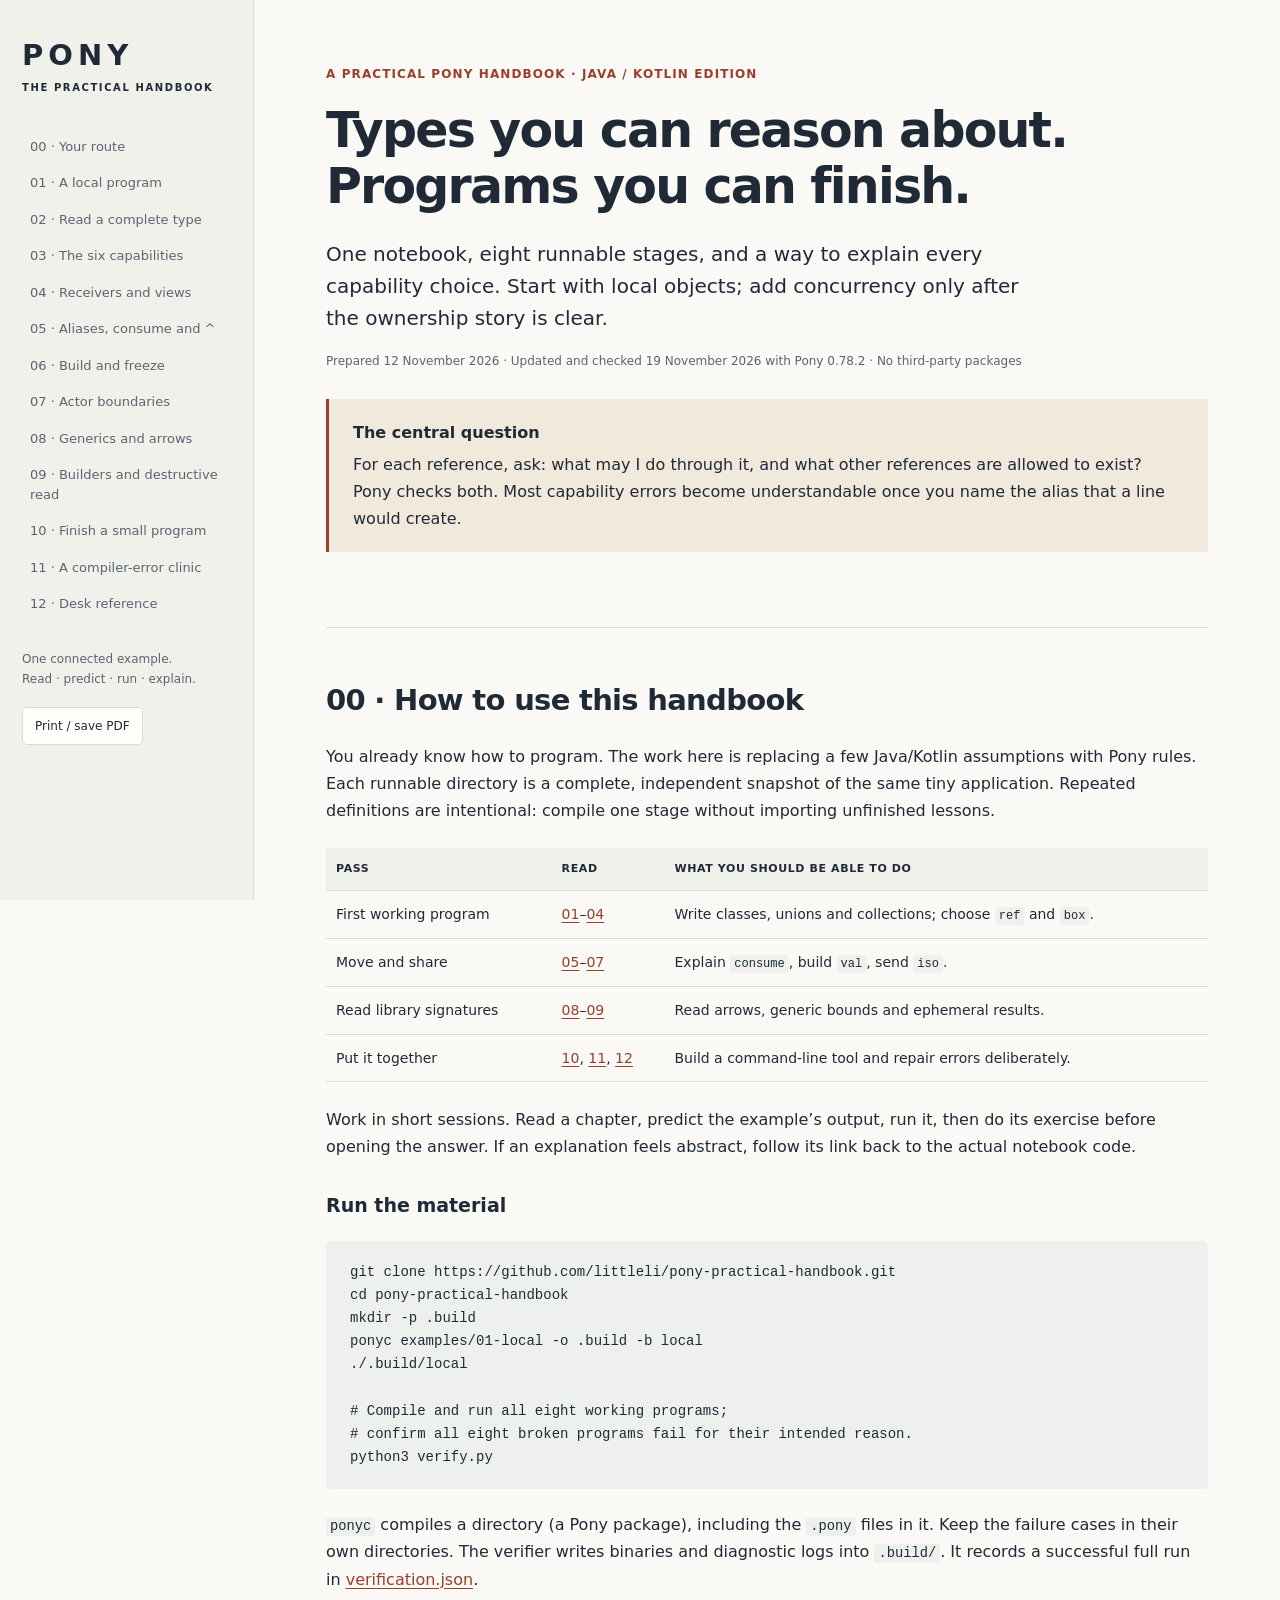
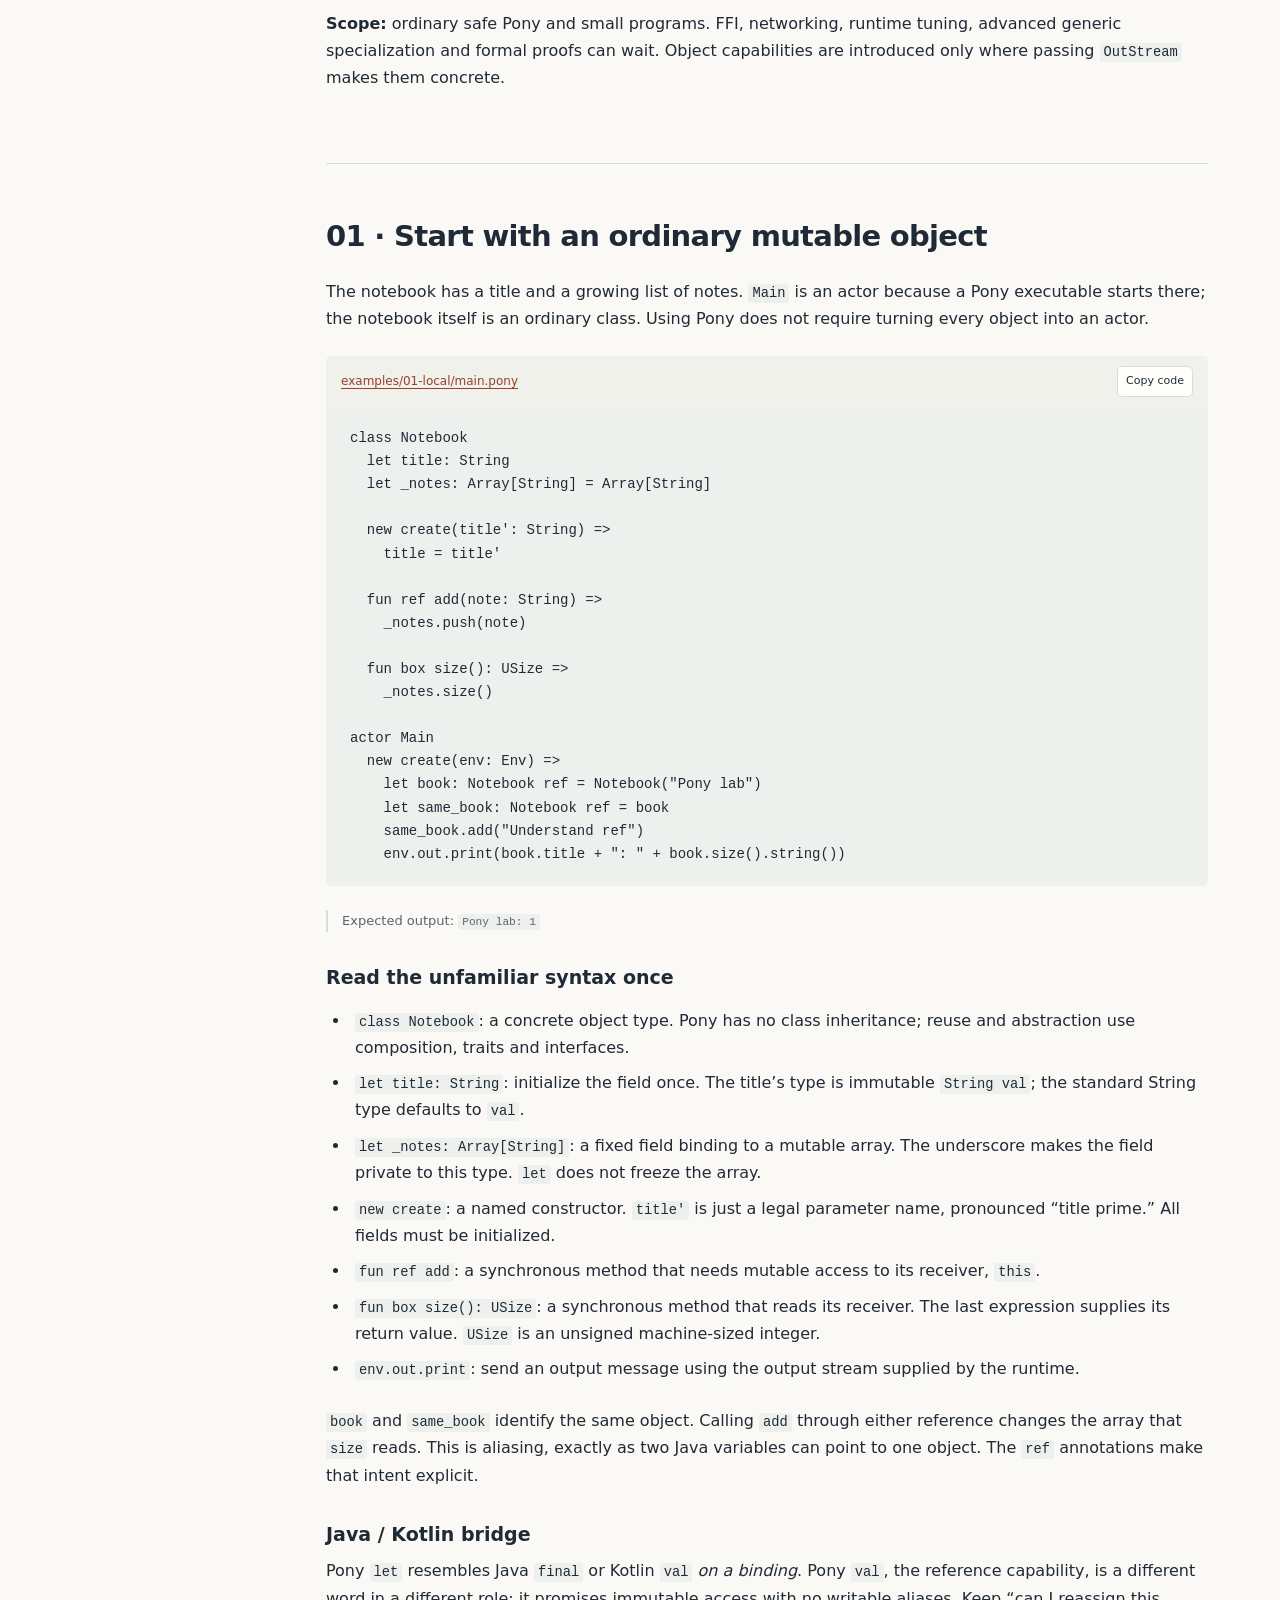
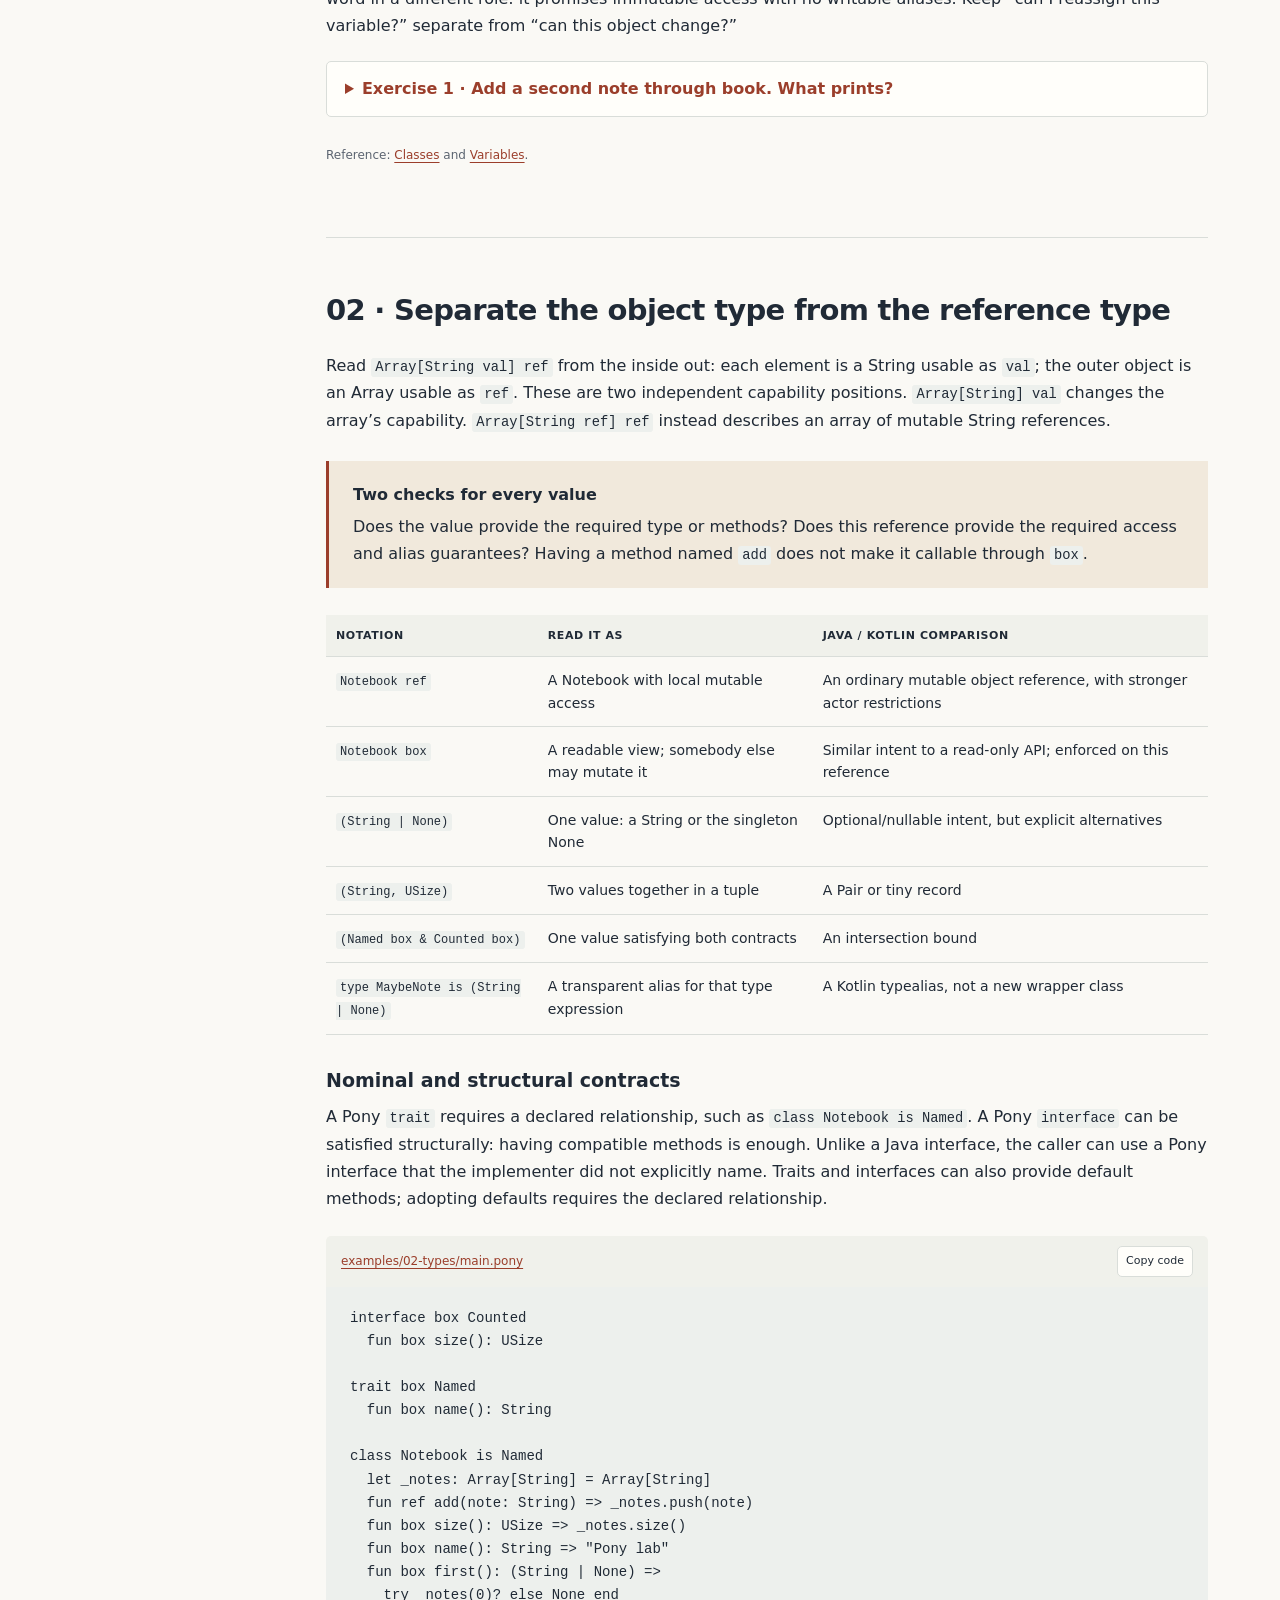
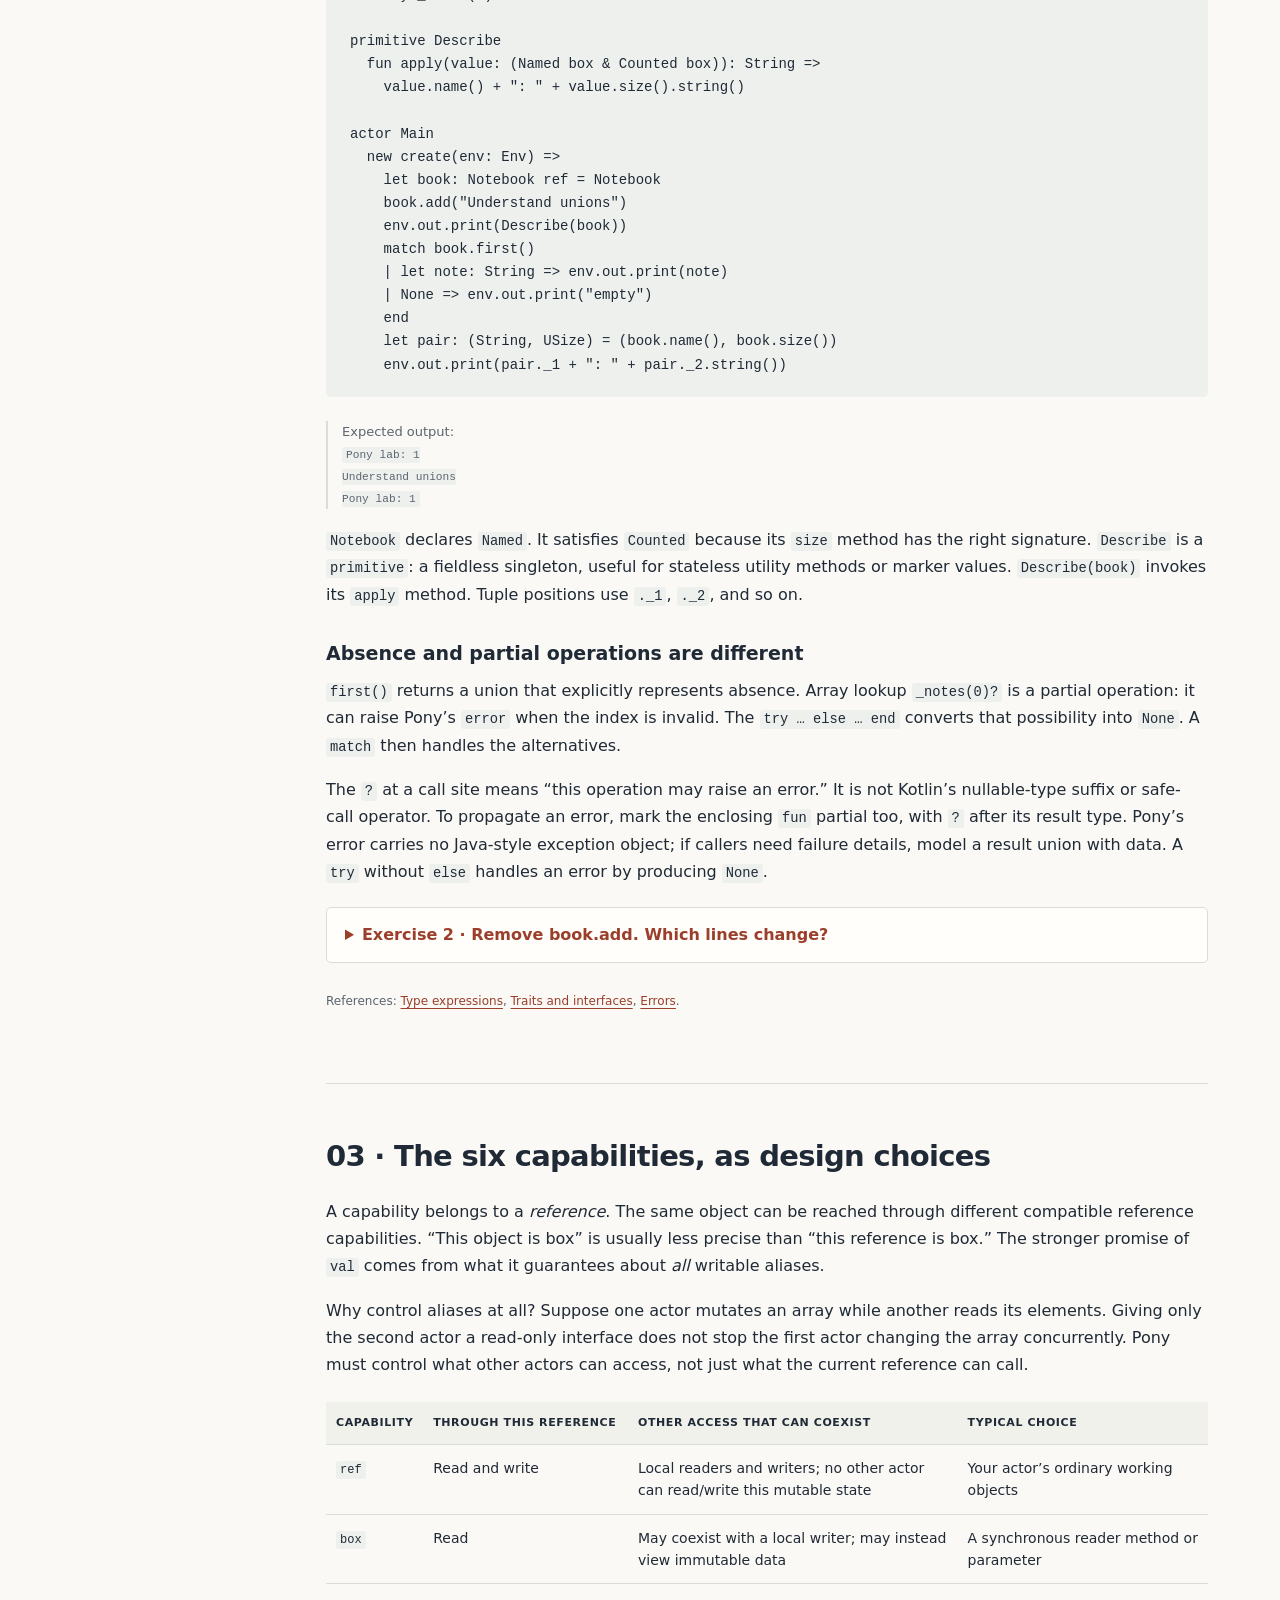
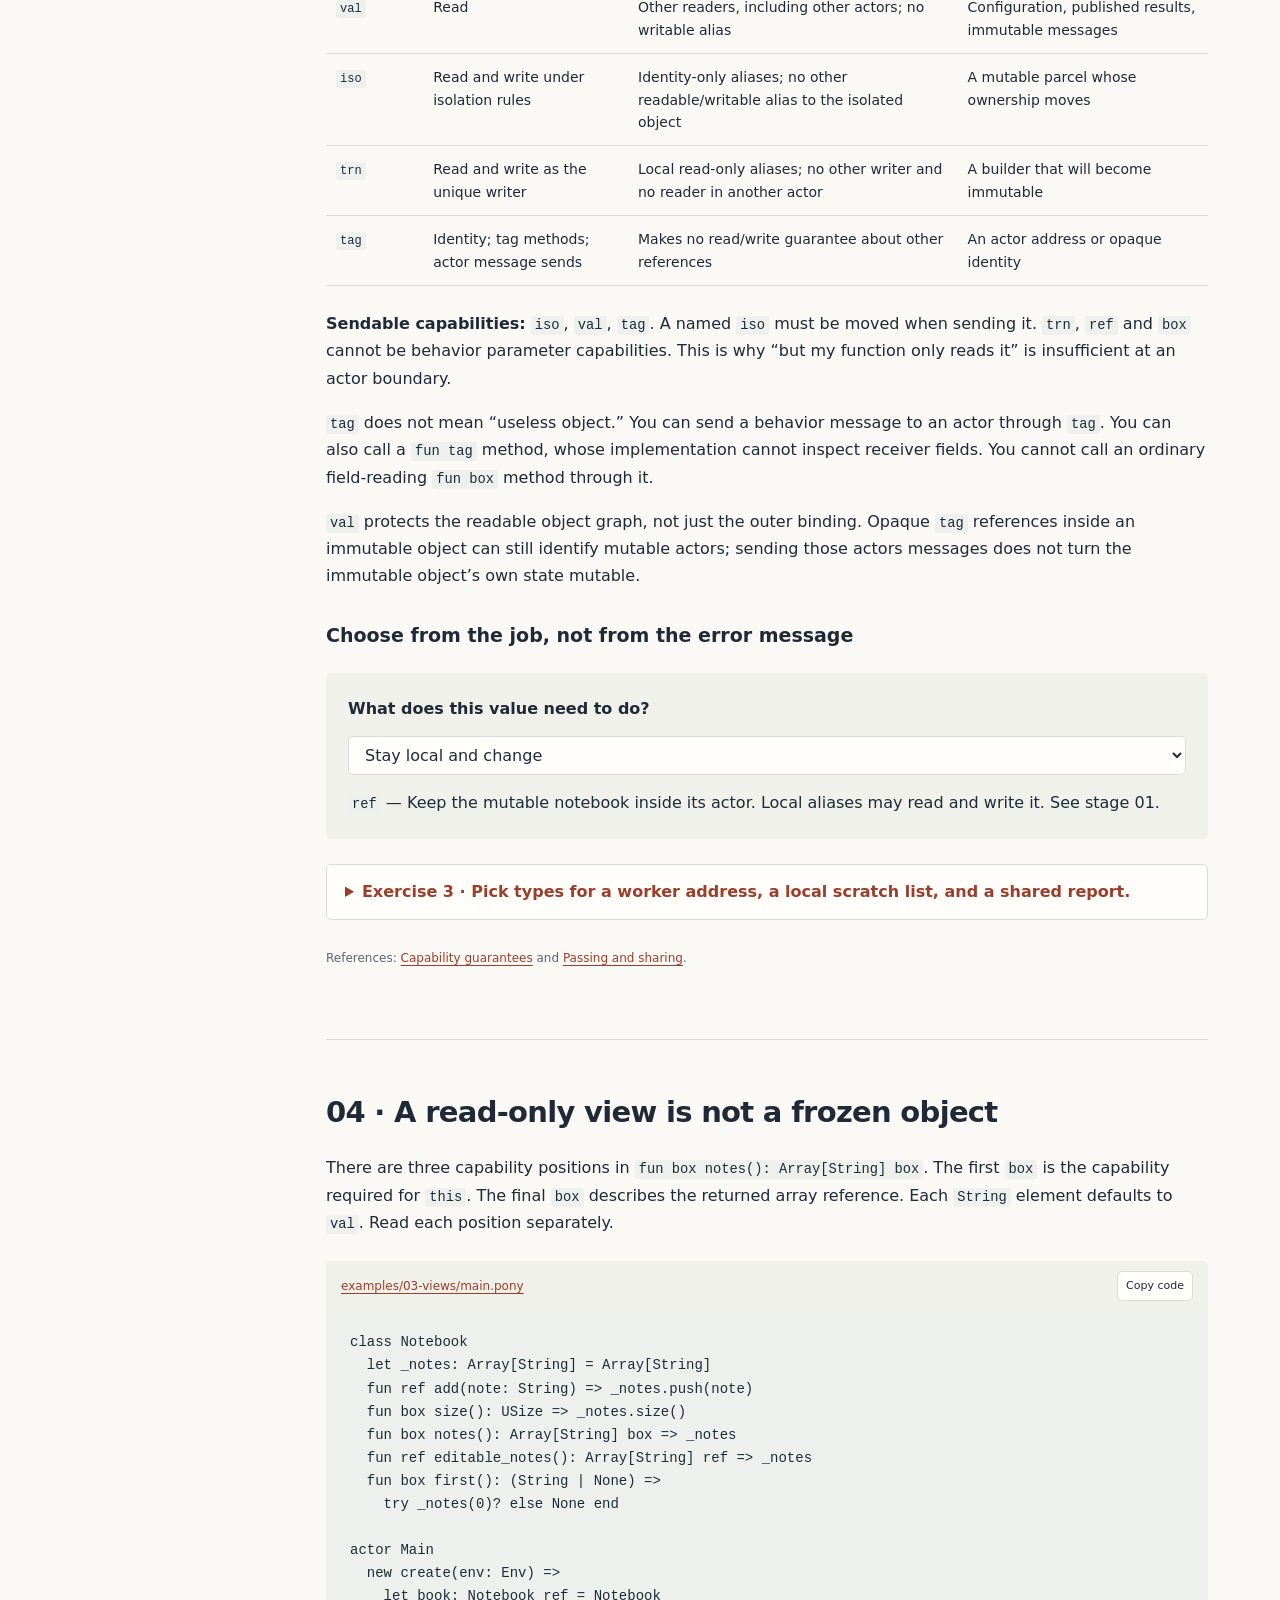
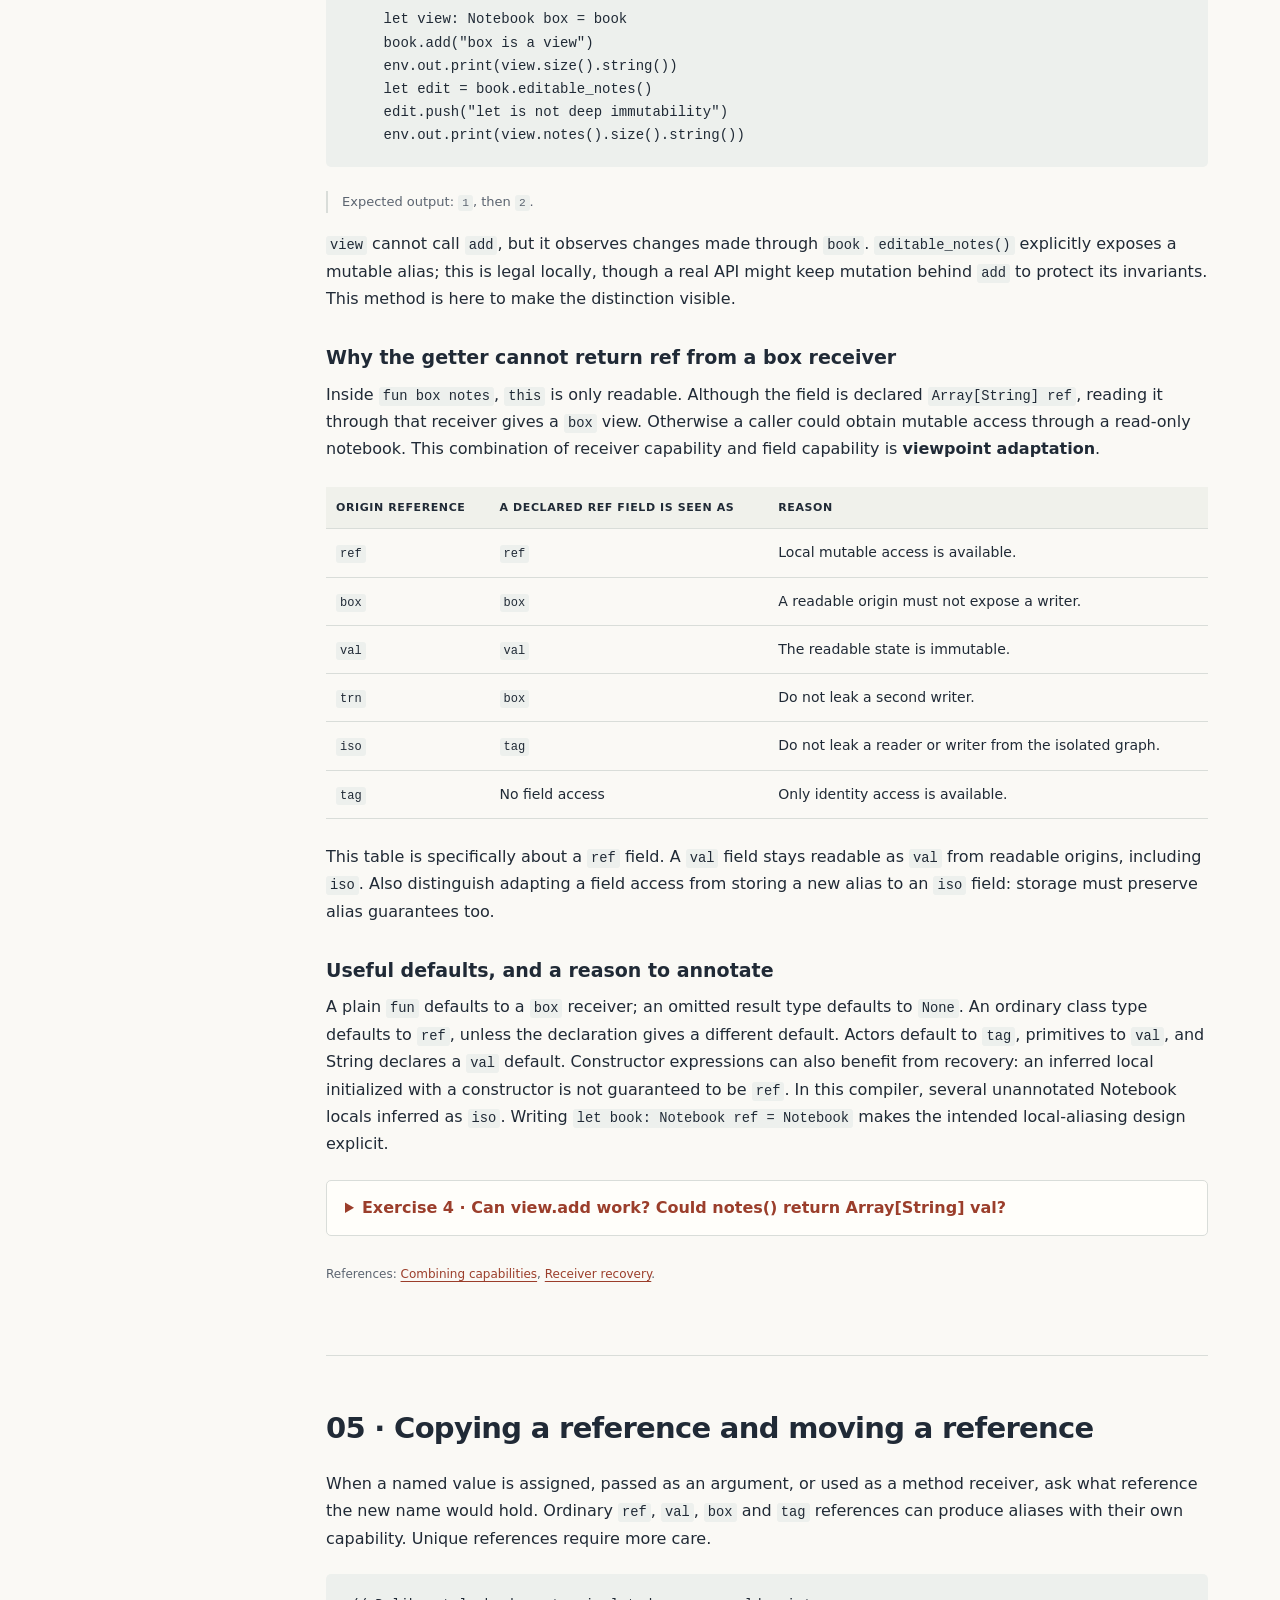
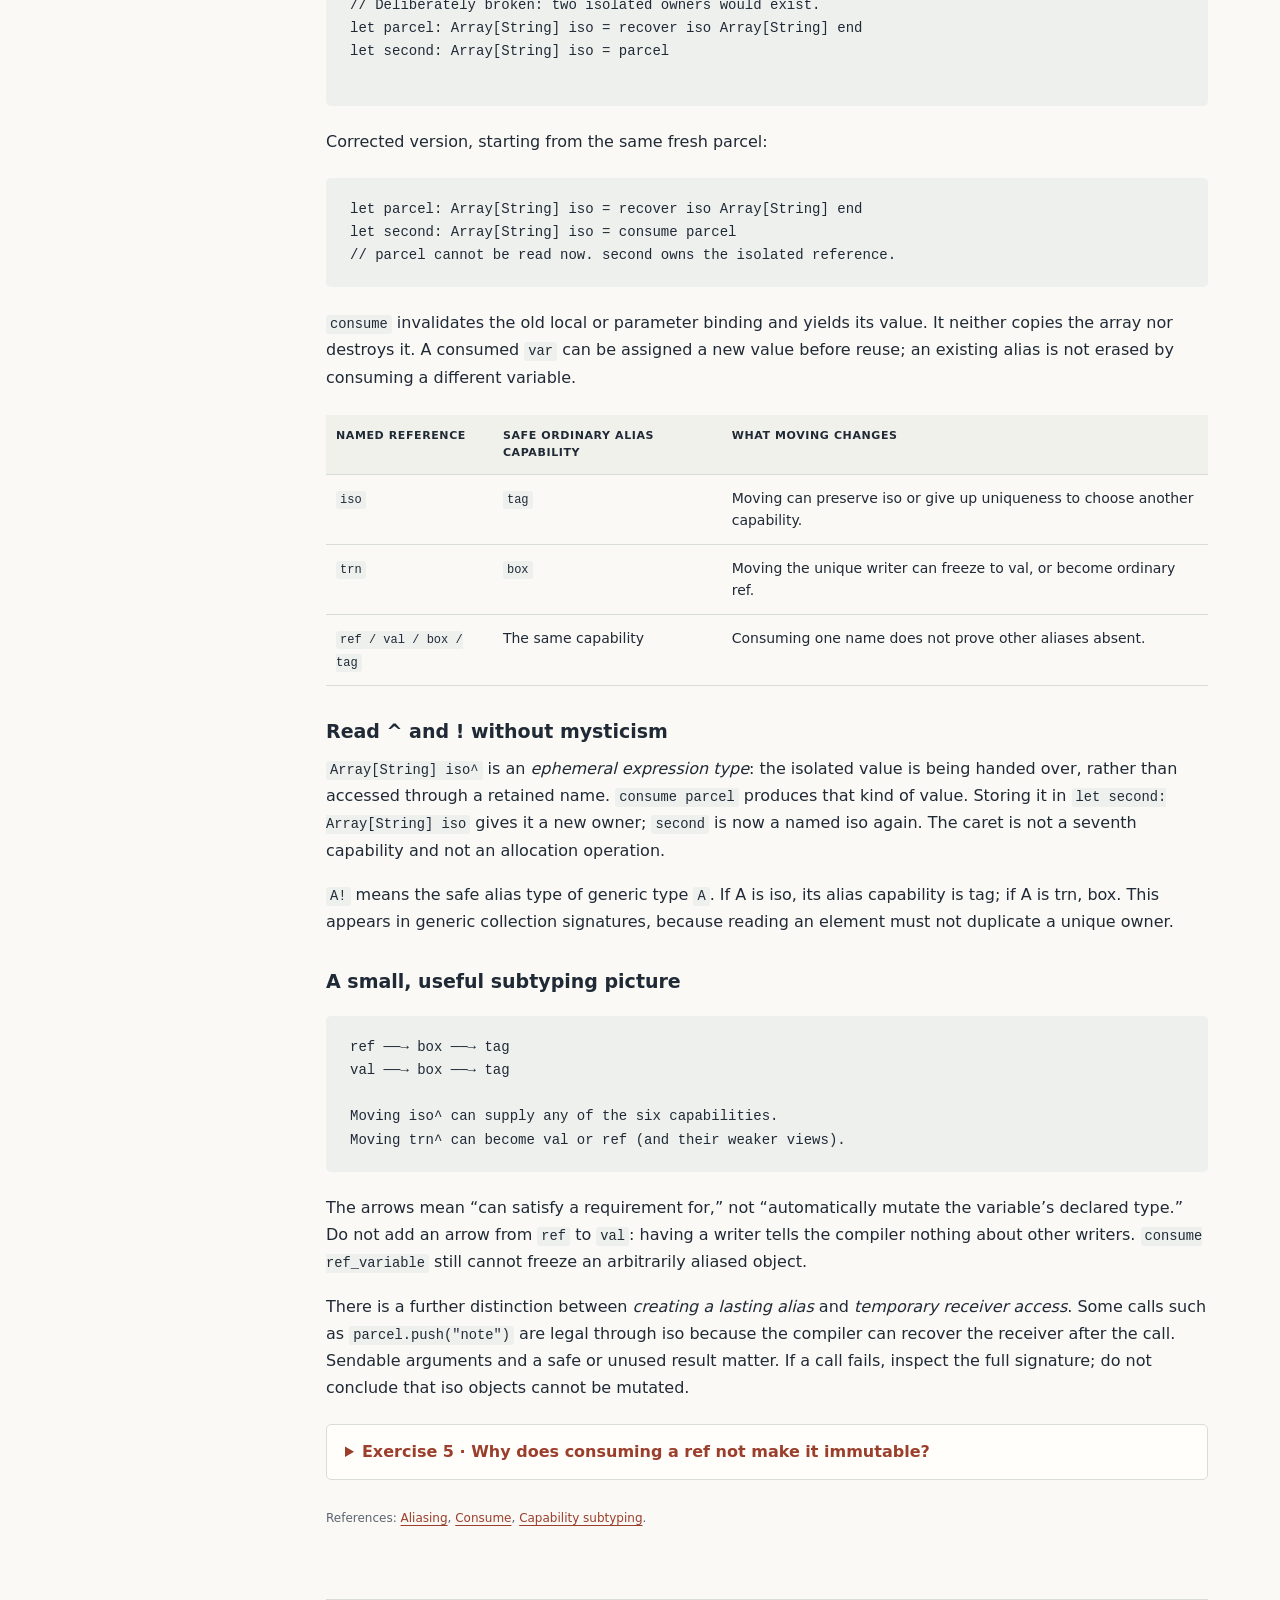
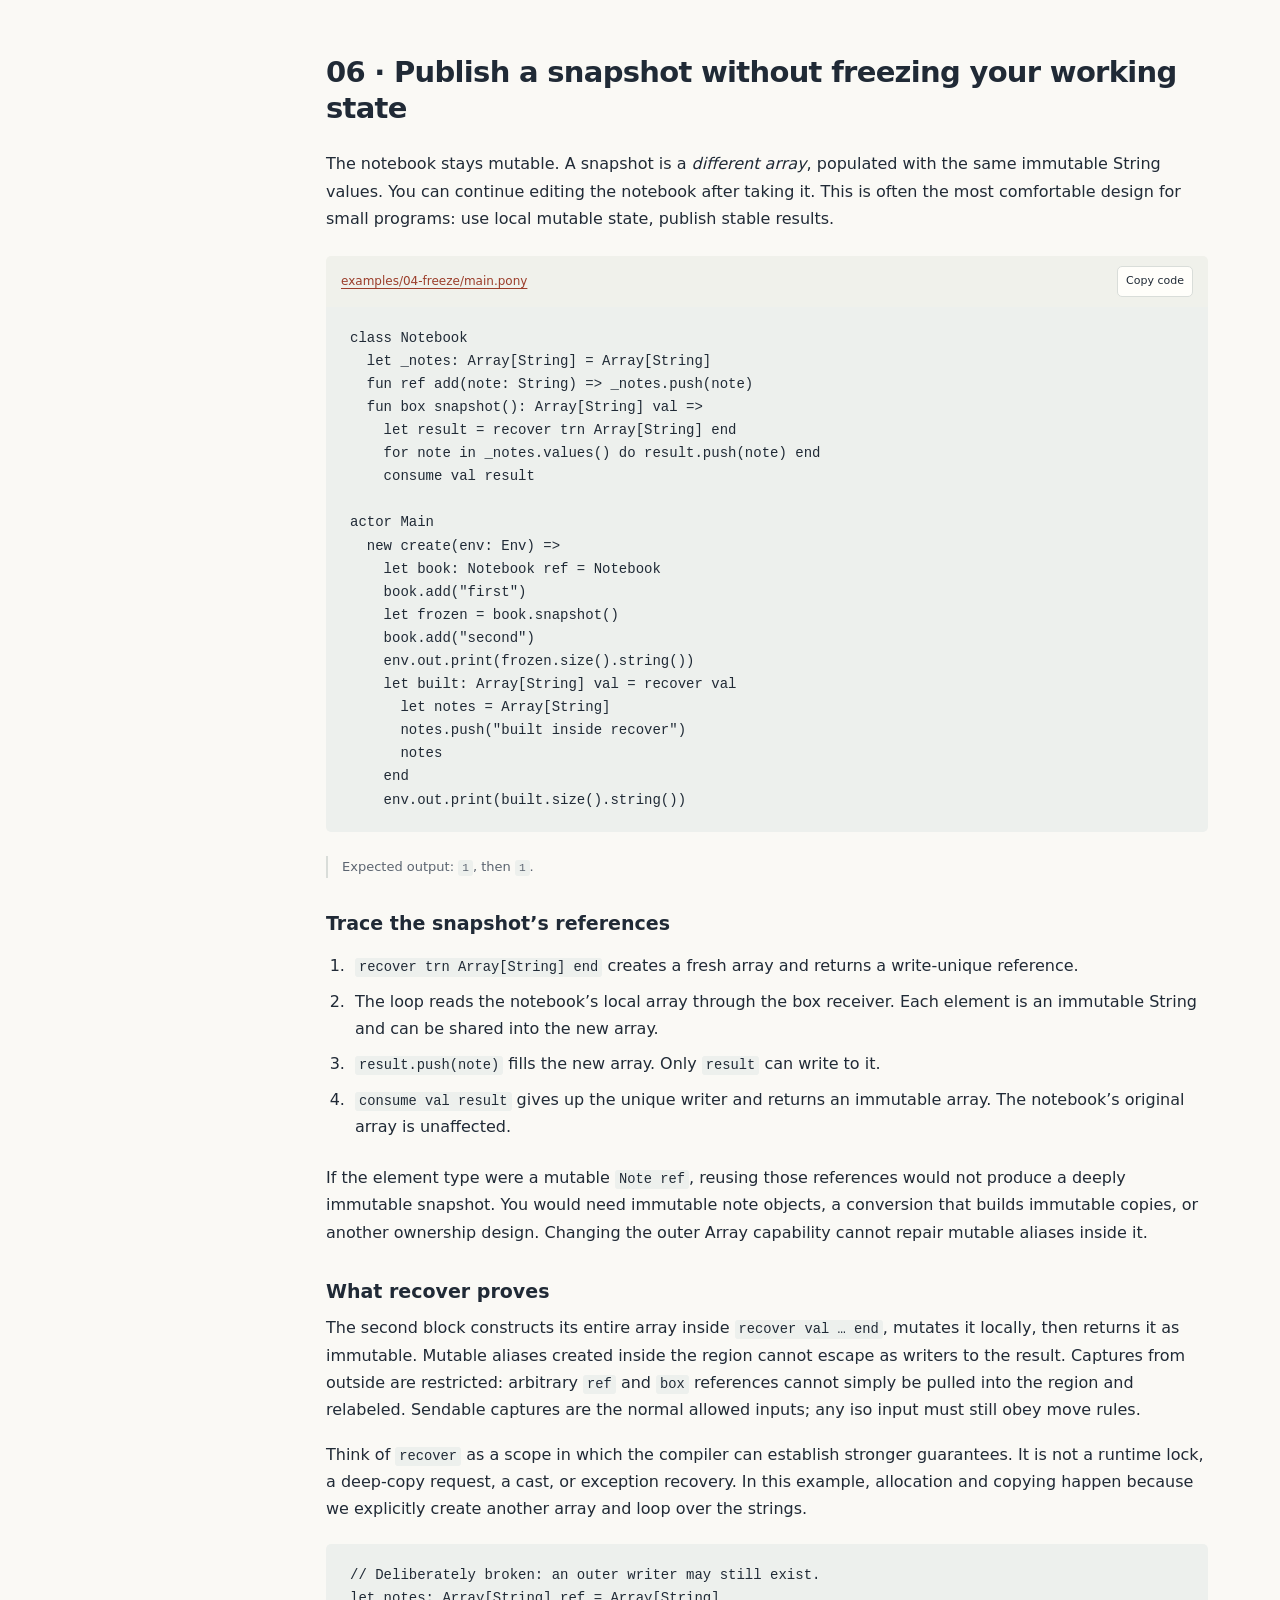
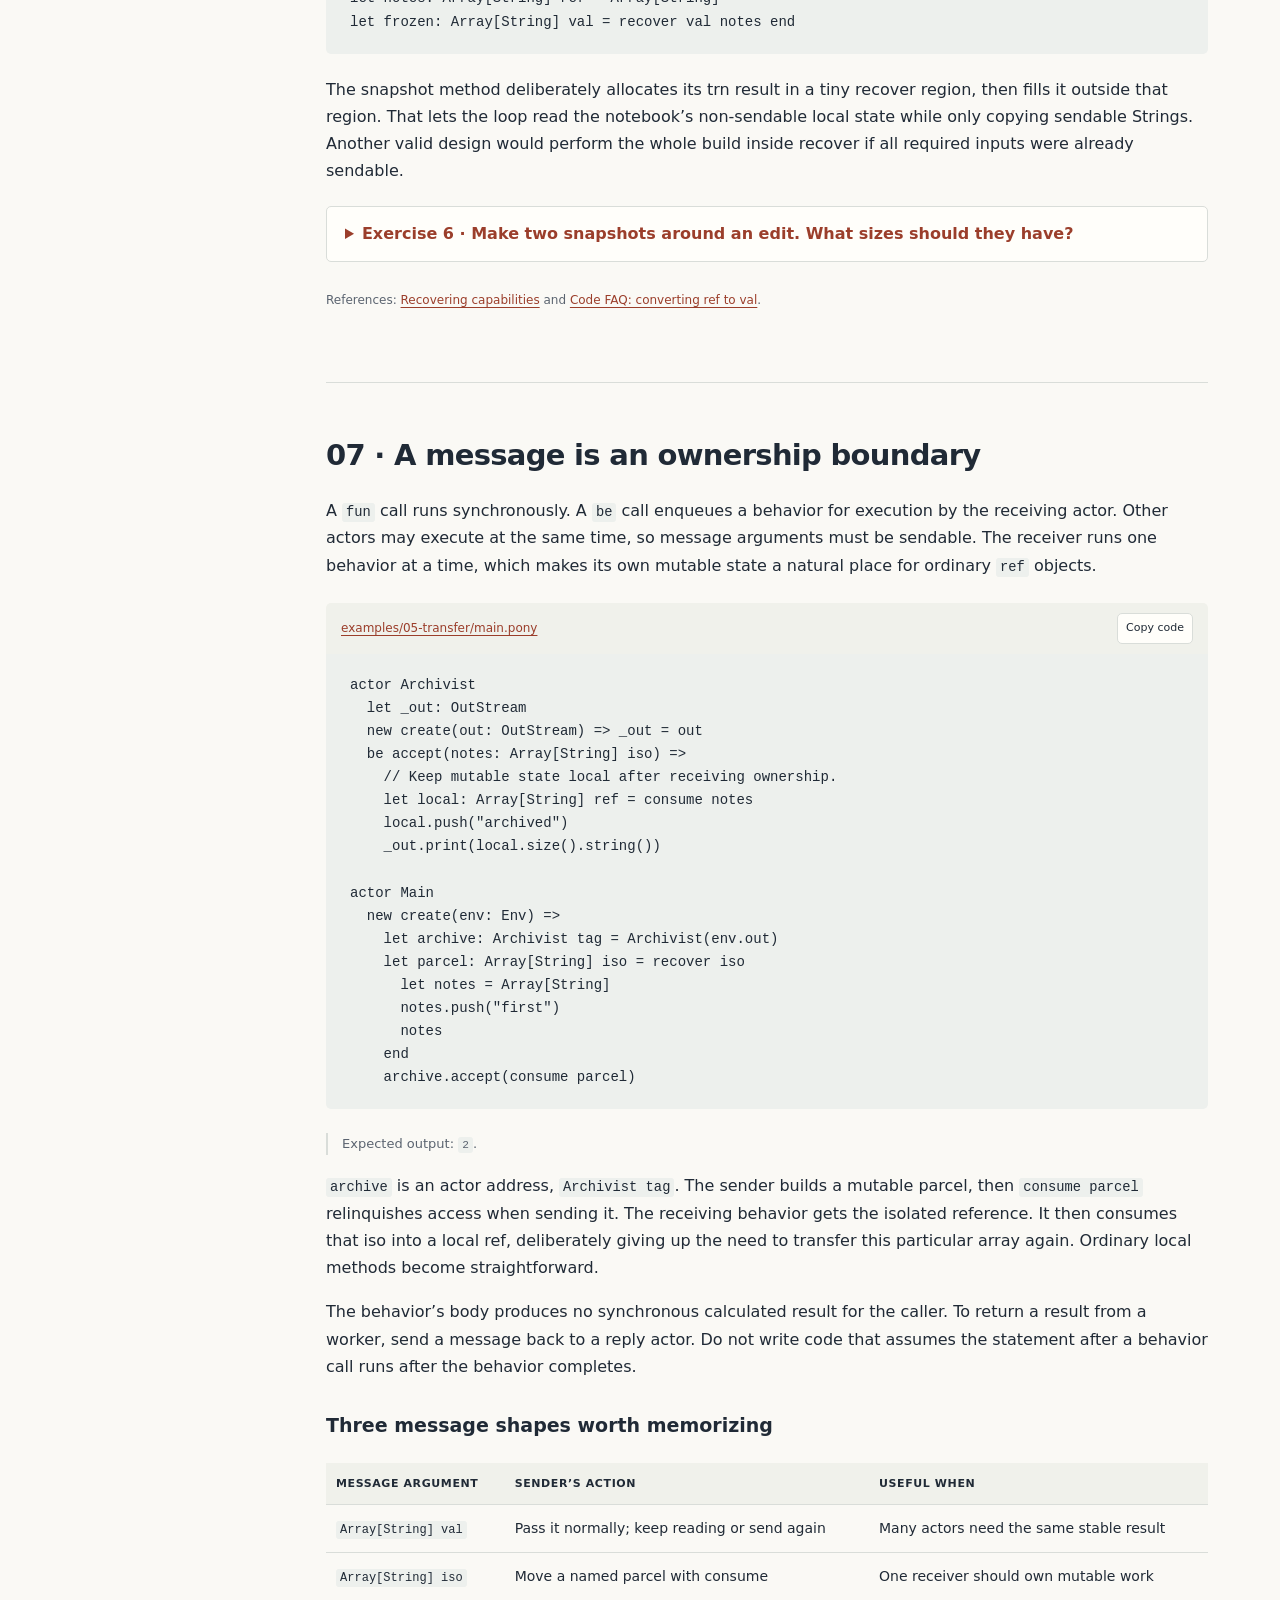
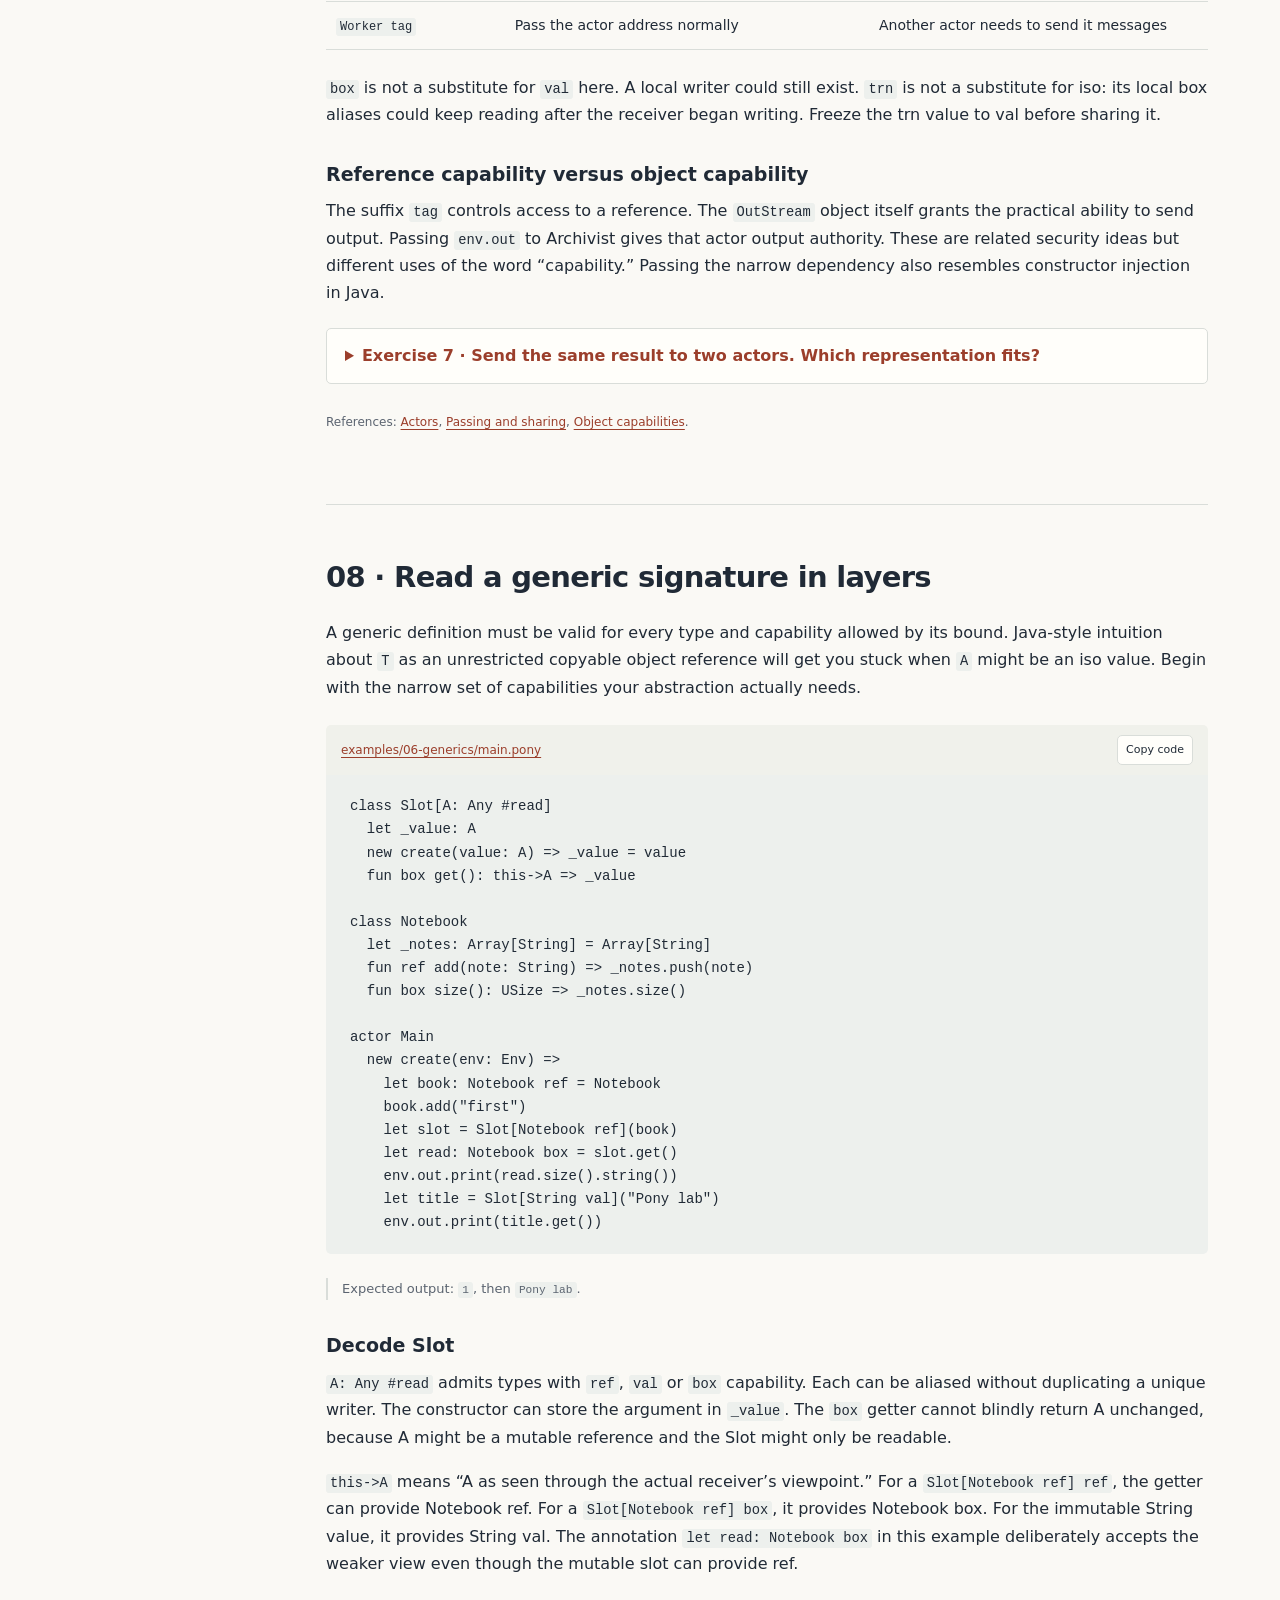
<file: index.html>
<!doctype html>
<html lang="en">
<head>
  <meta charset="utf-8">
  <meta name="viewport" content="width=device-width, initial-scale=1">
  <meta http-equiv="refresh" content="0; url=handbook/">
  <title>Pony: a practical handbook</title>
</head>
<body>
  <p><a href="handbook/">Read the Pony handbook</a></p>
</body>
</html>
</file>
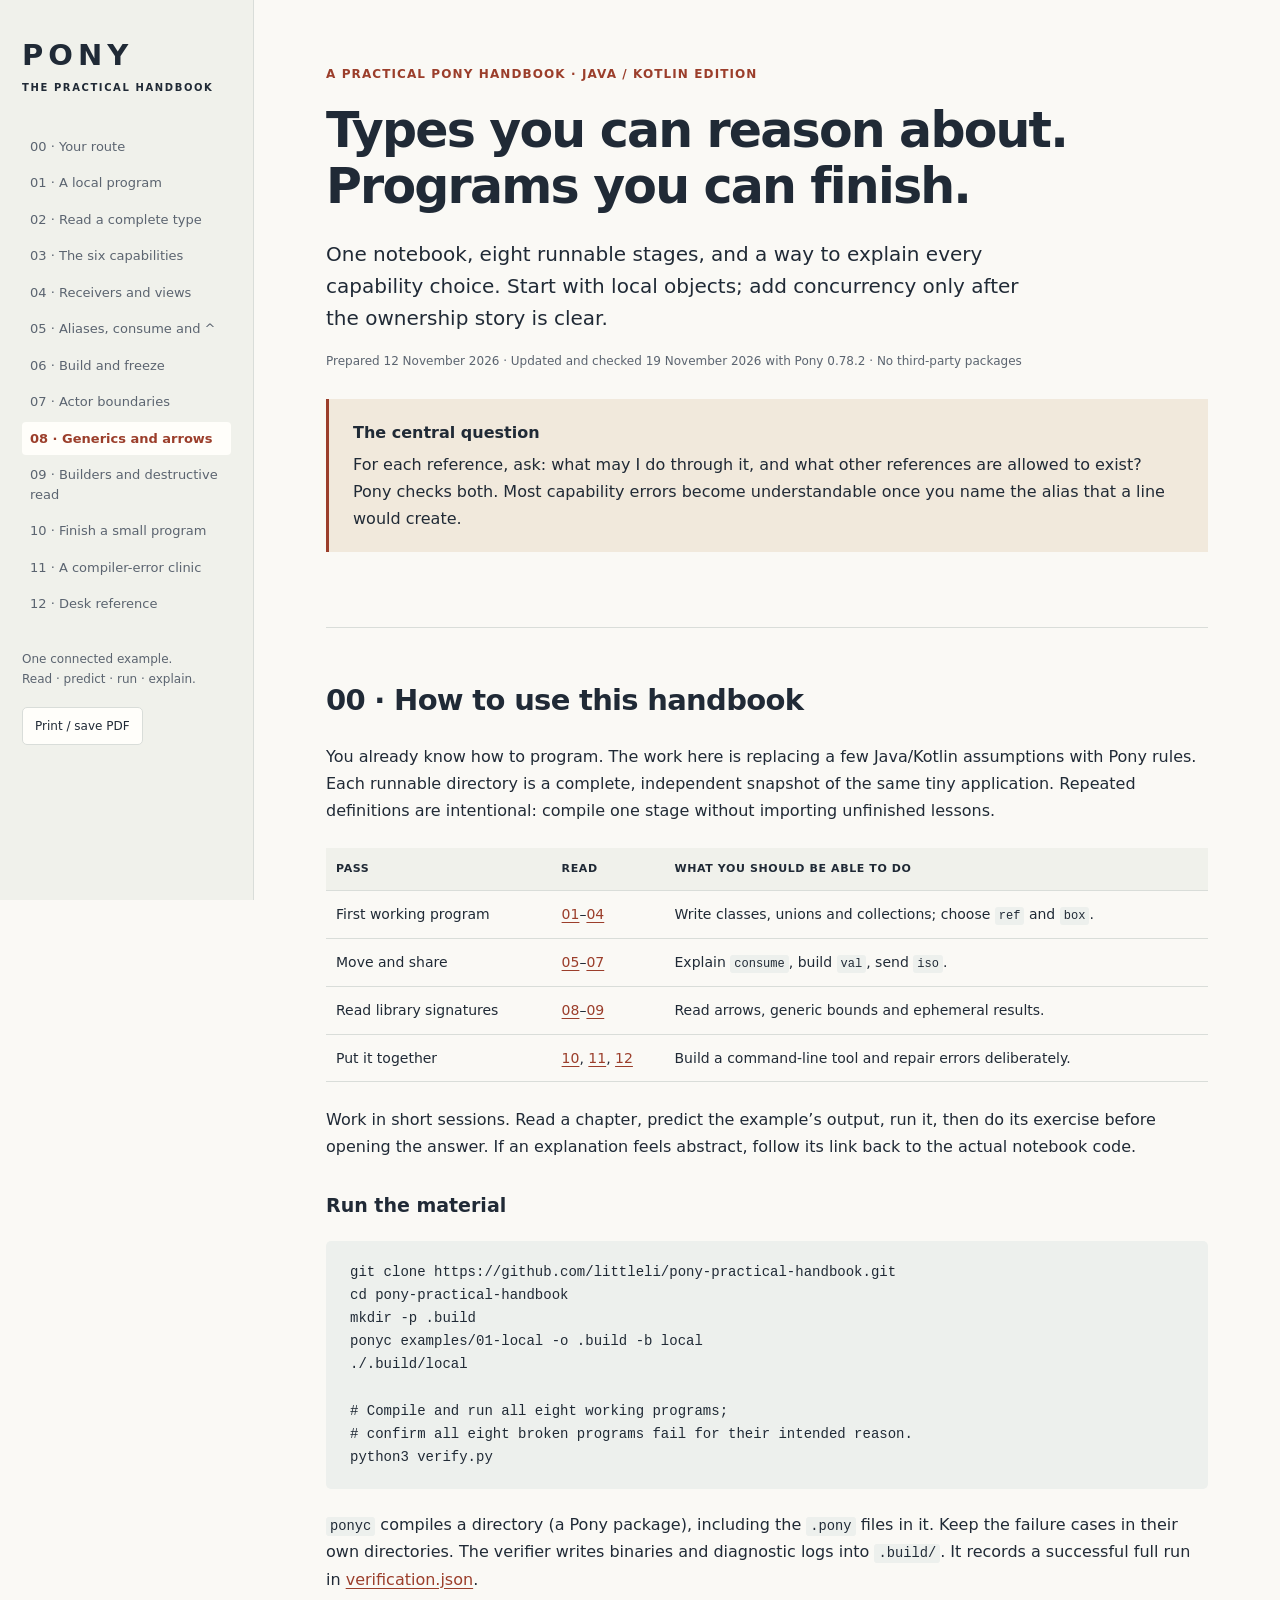
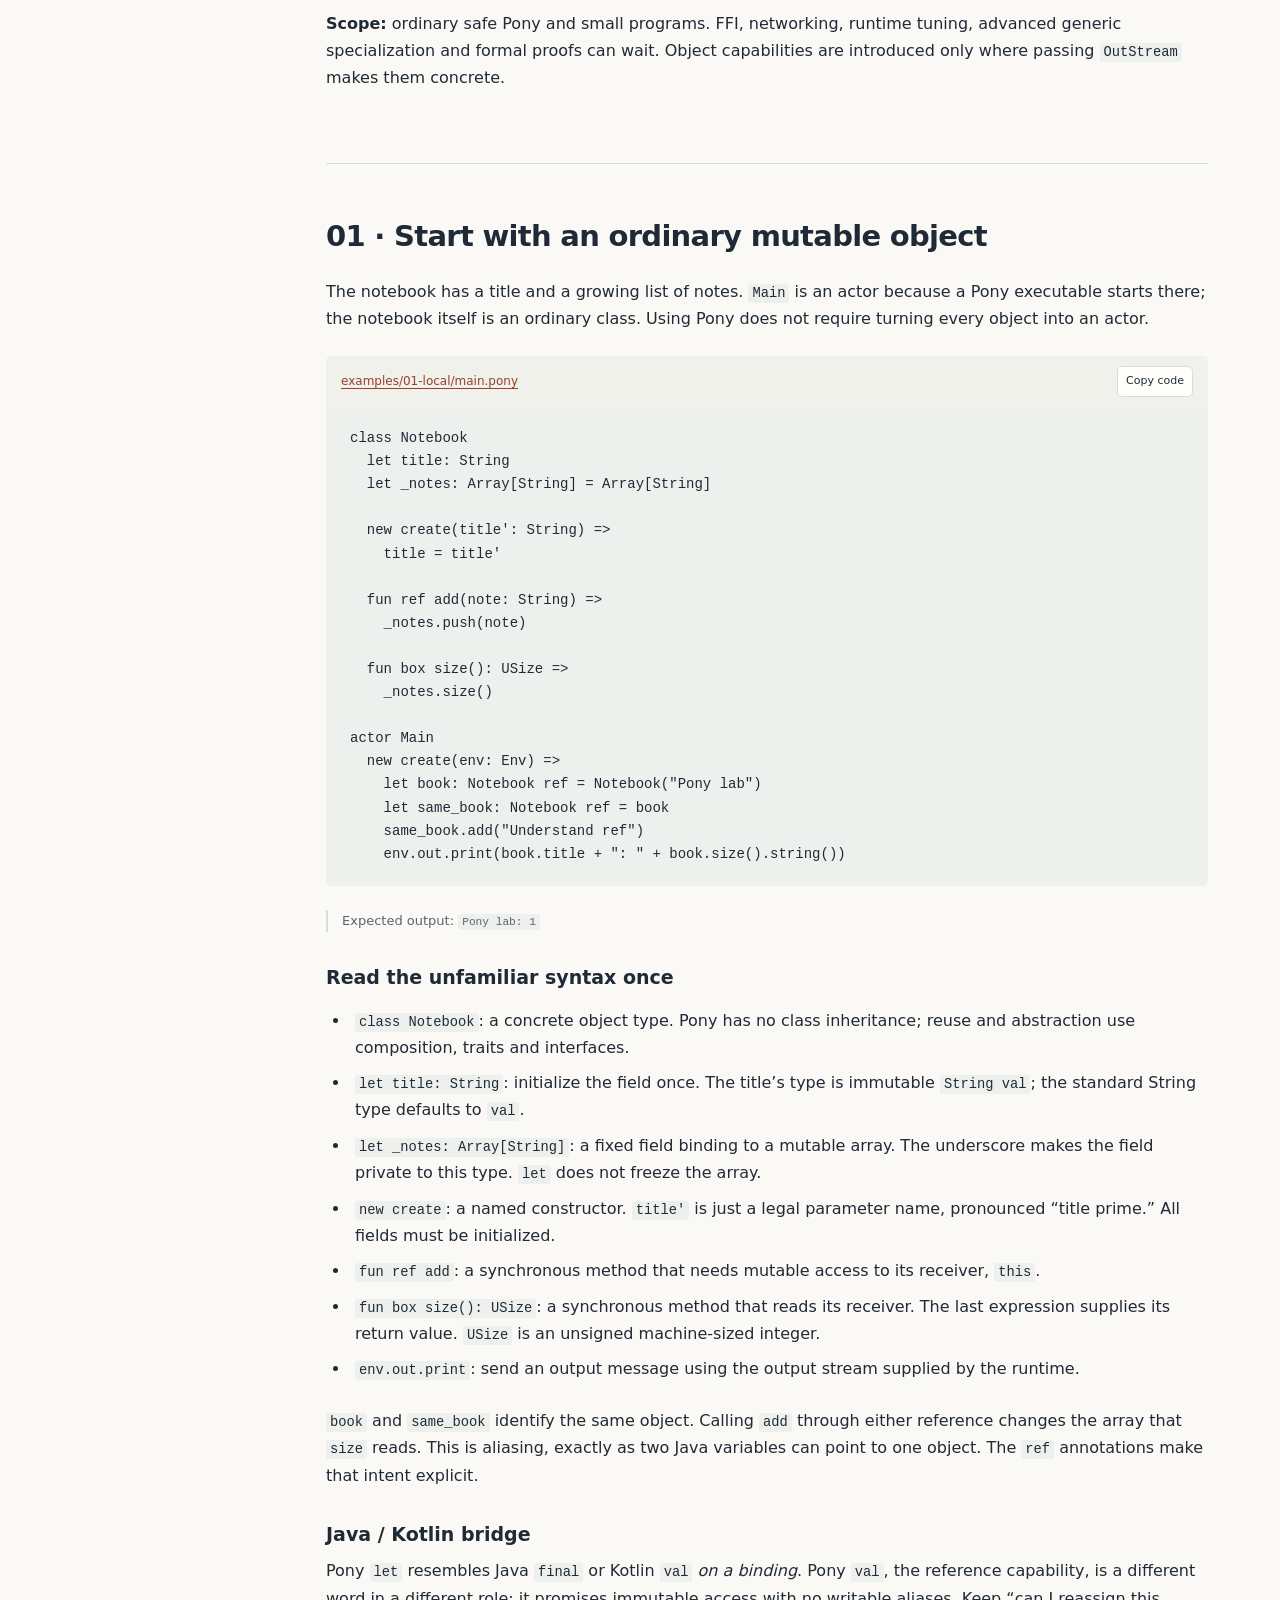
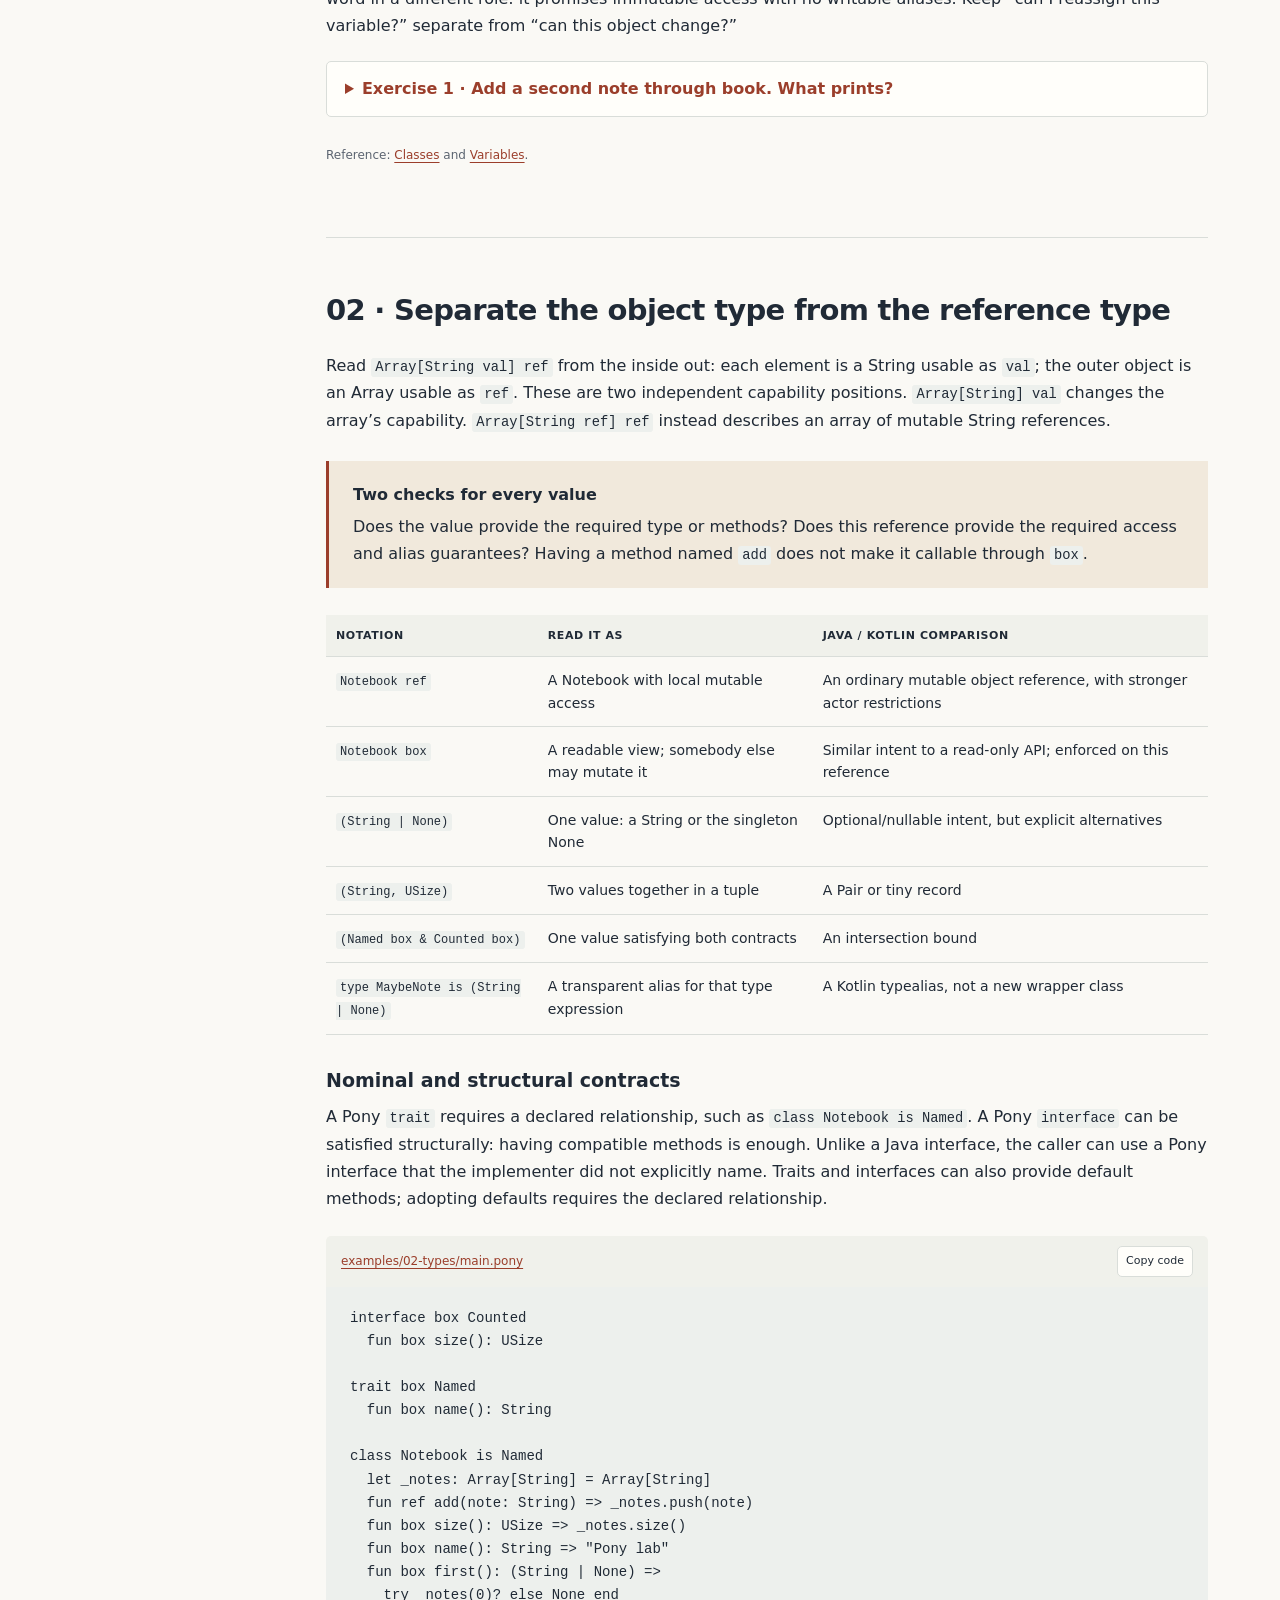
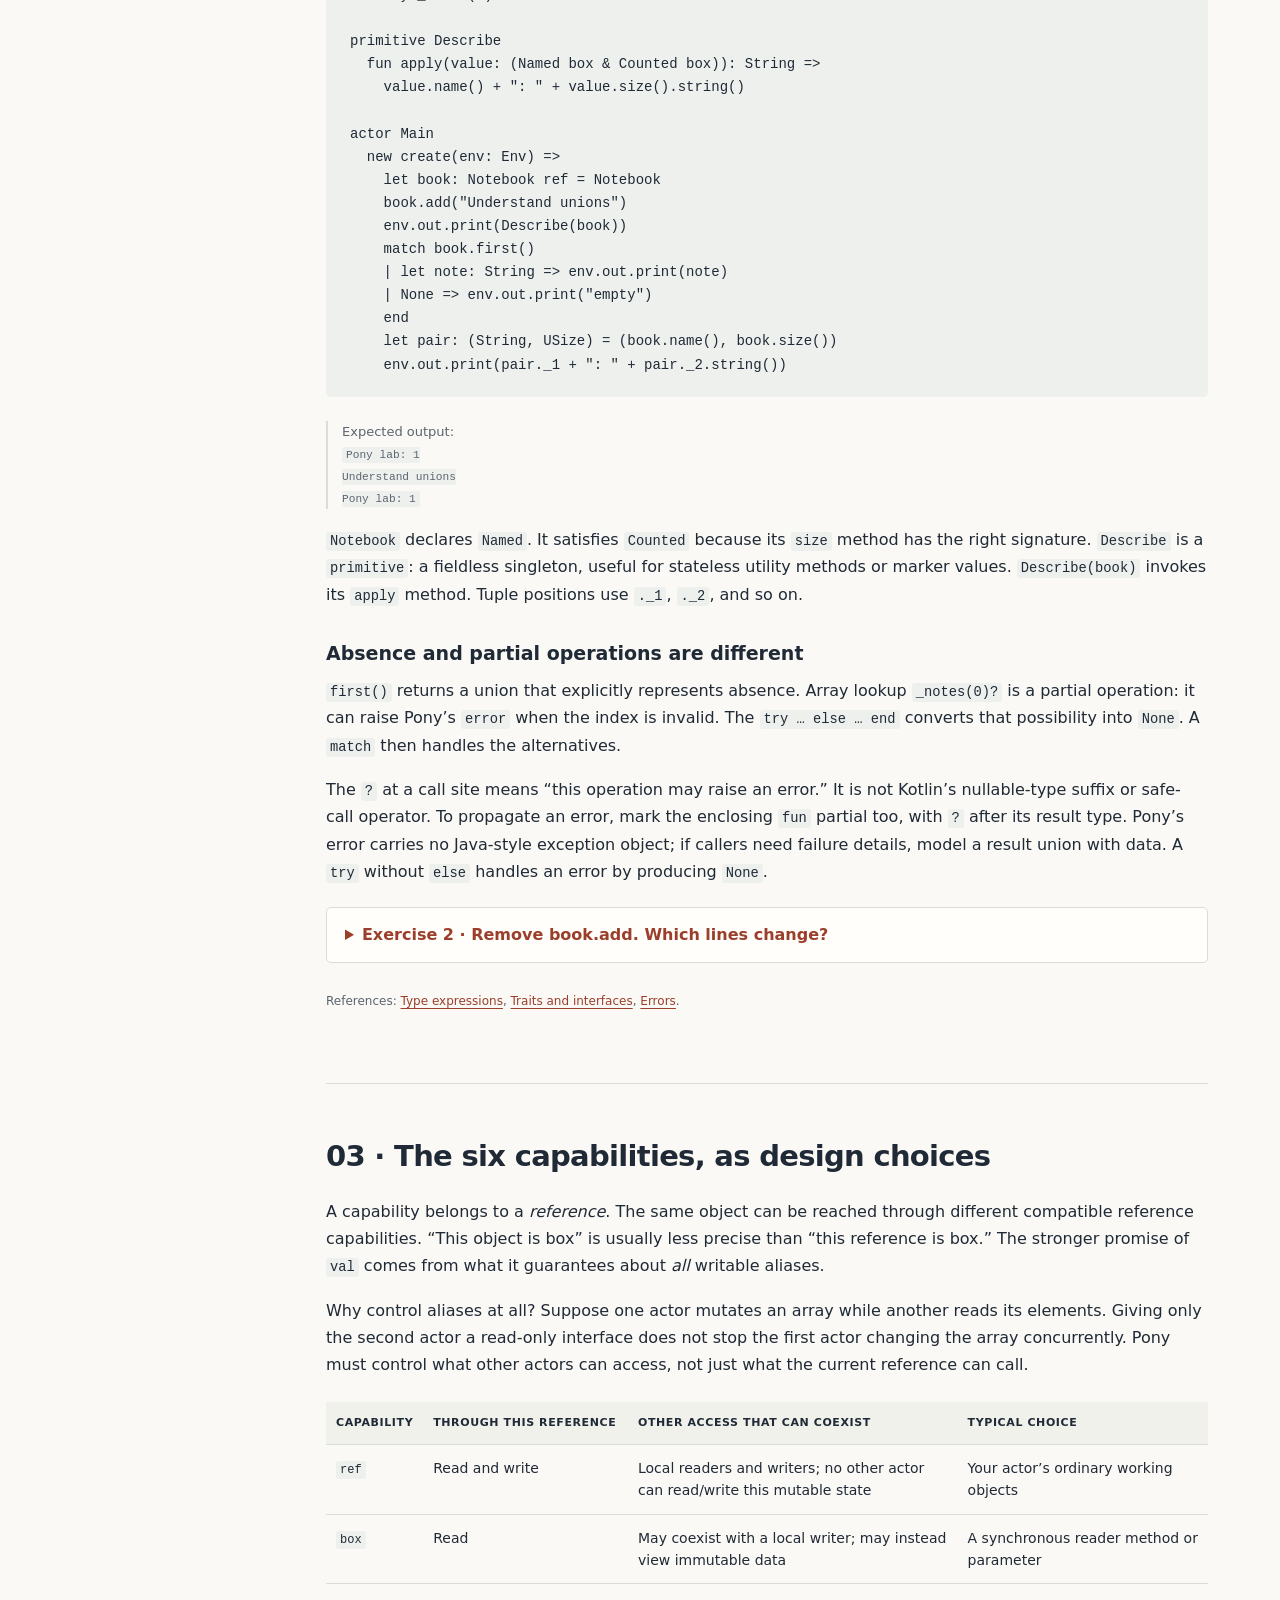
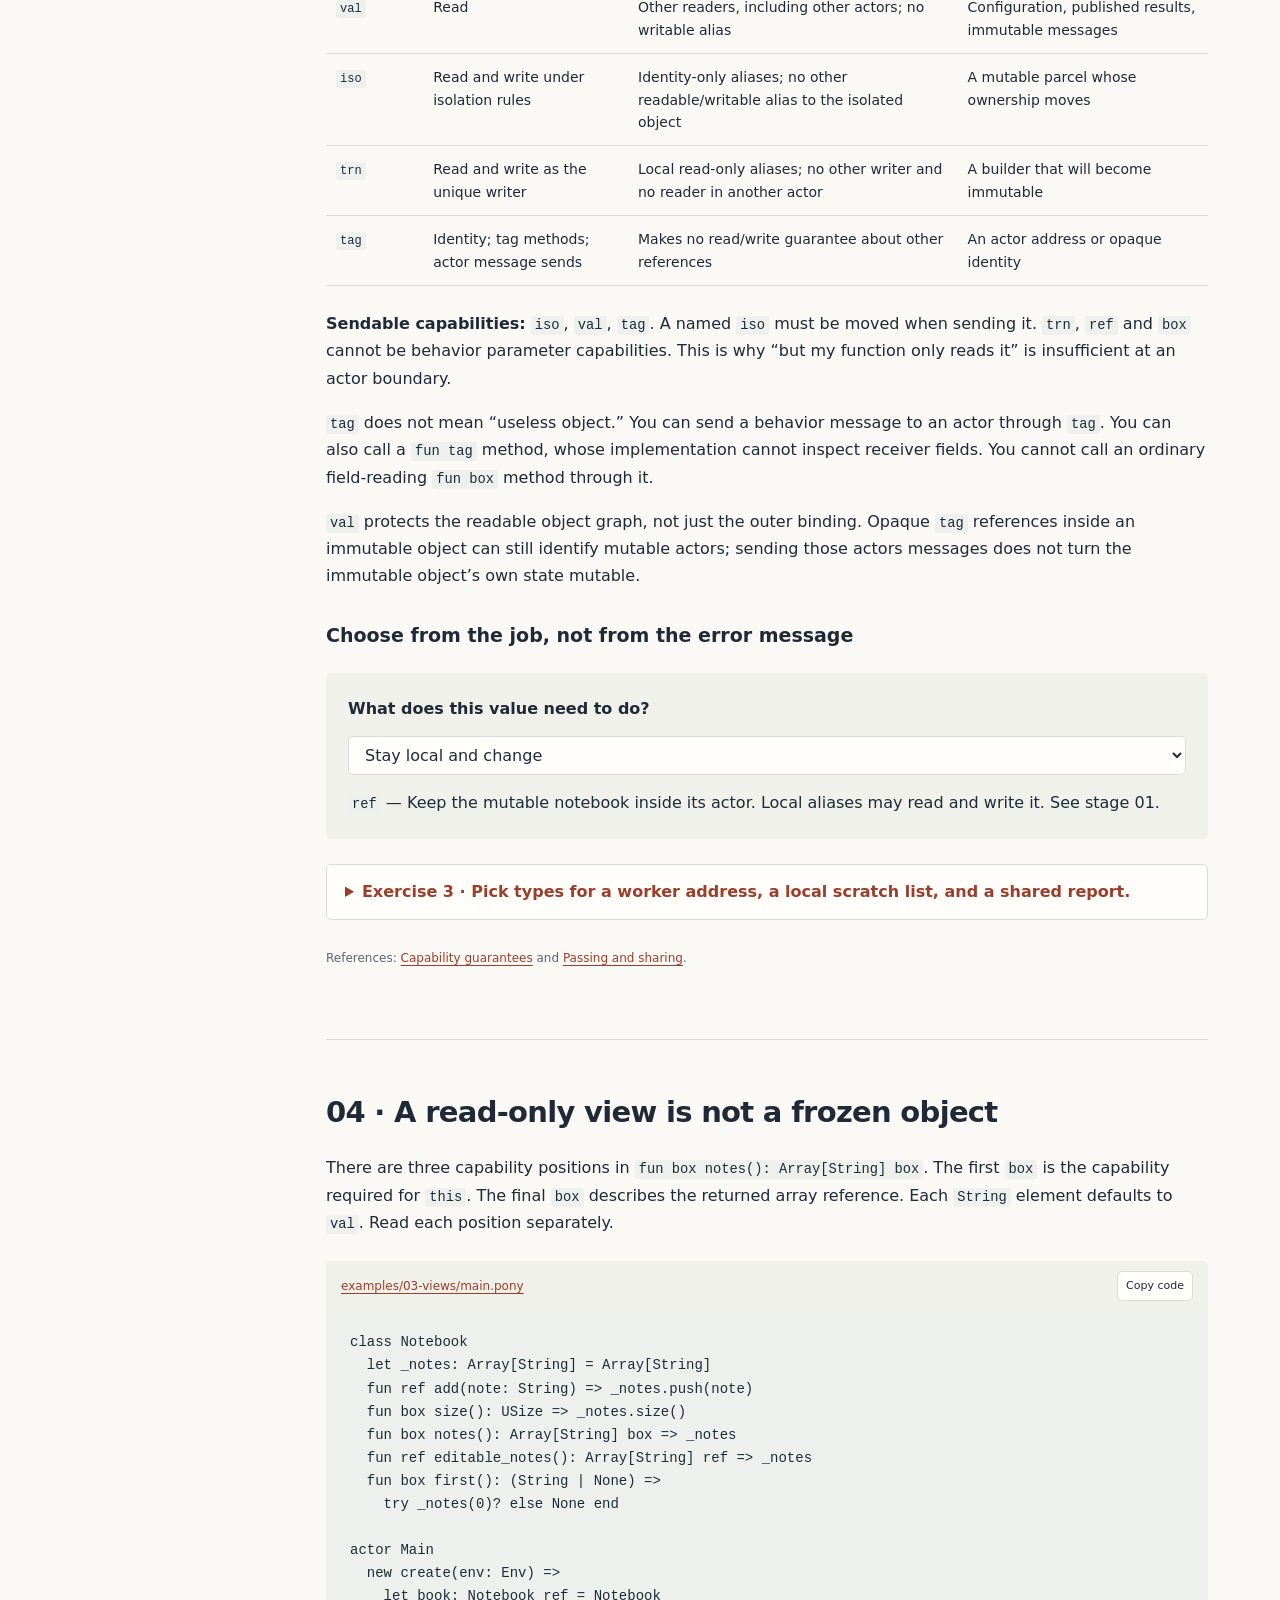
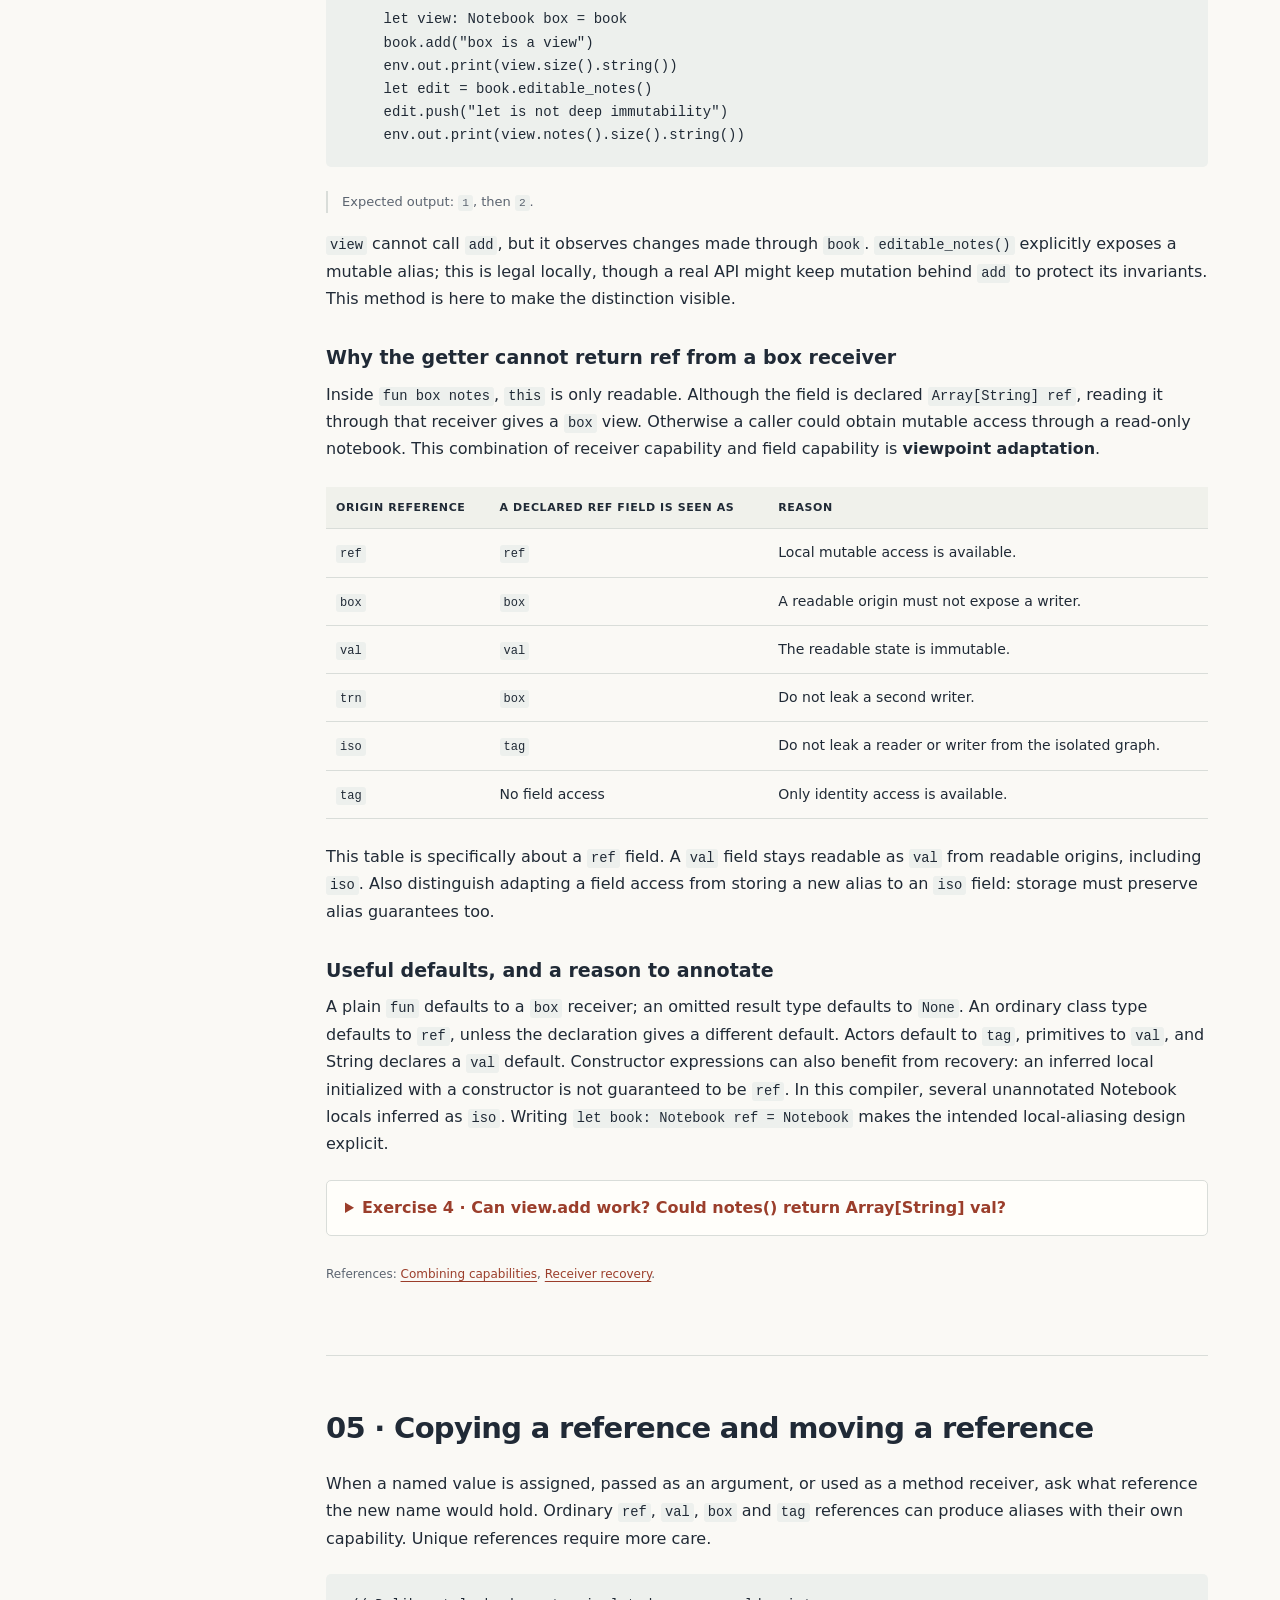
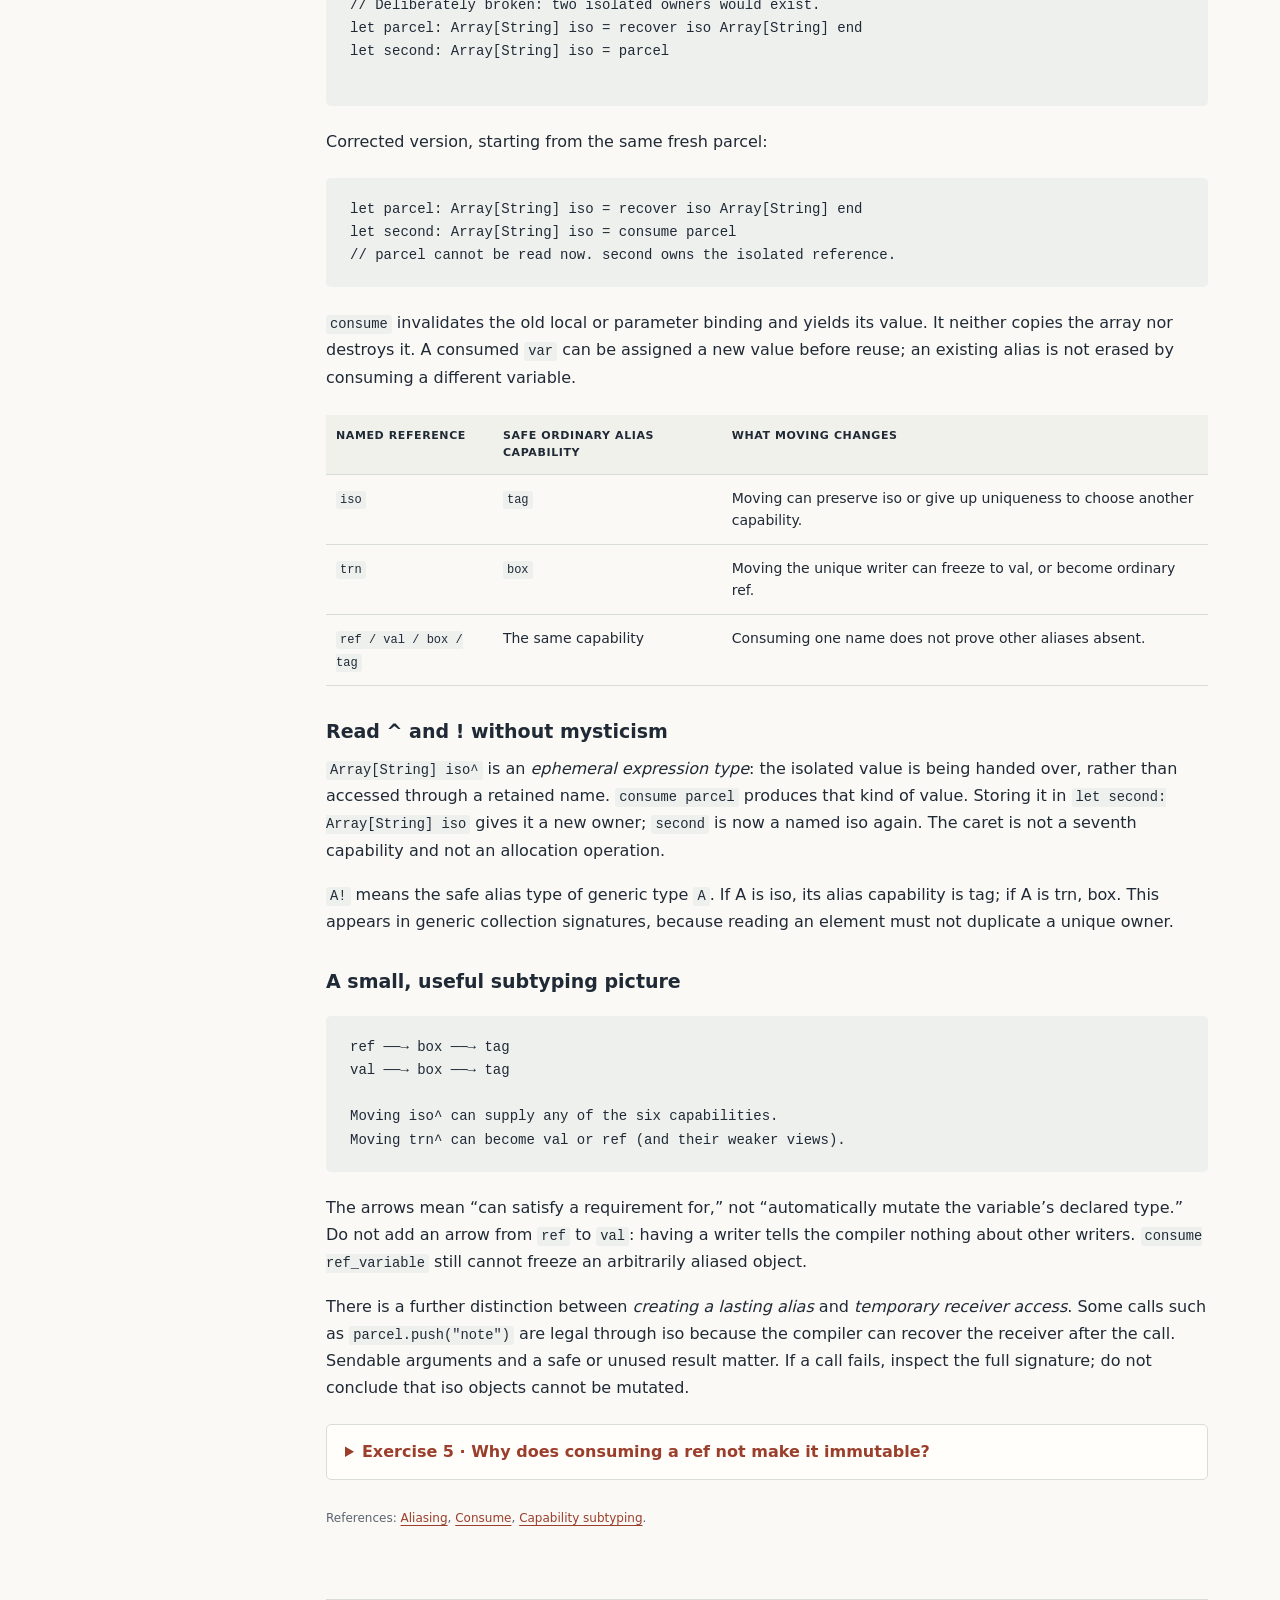
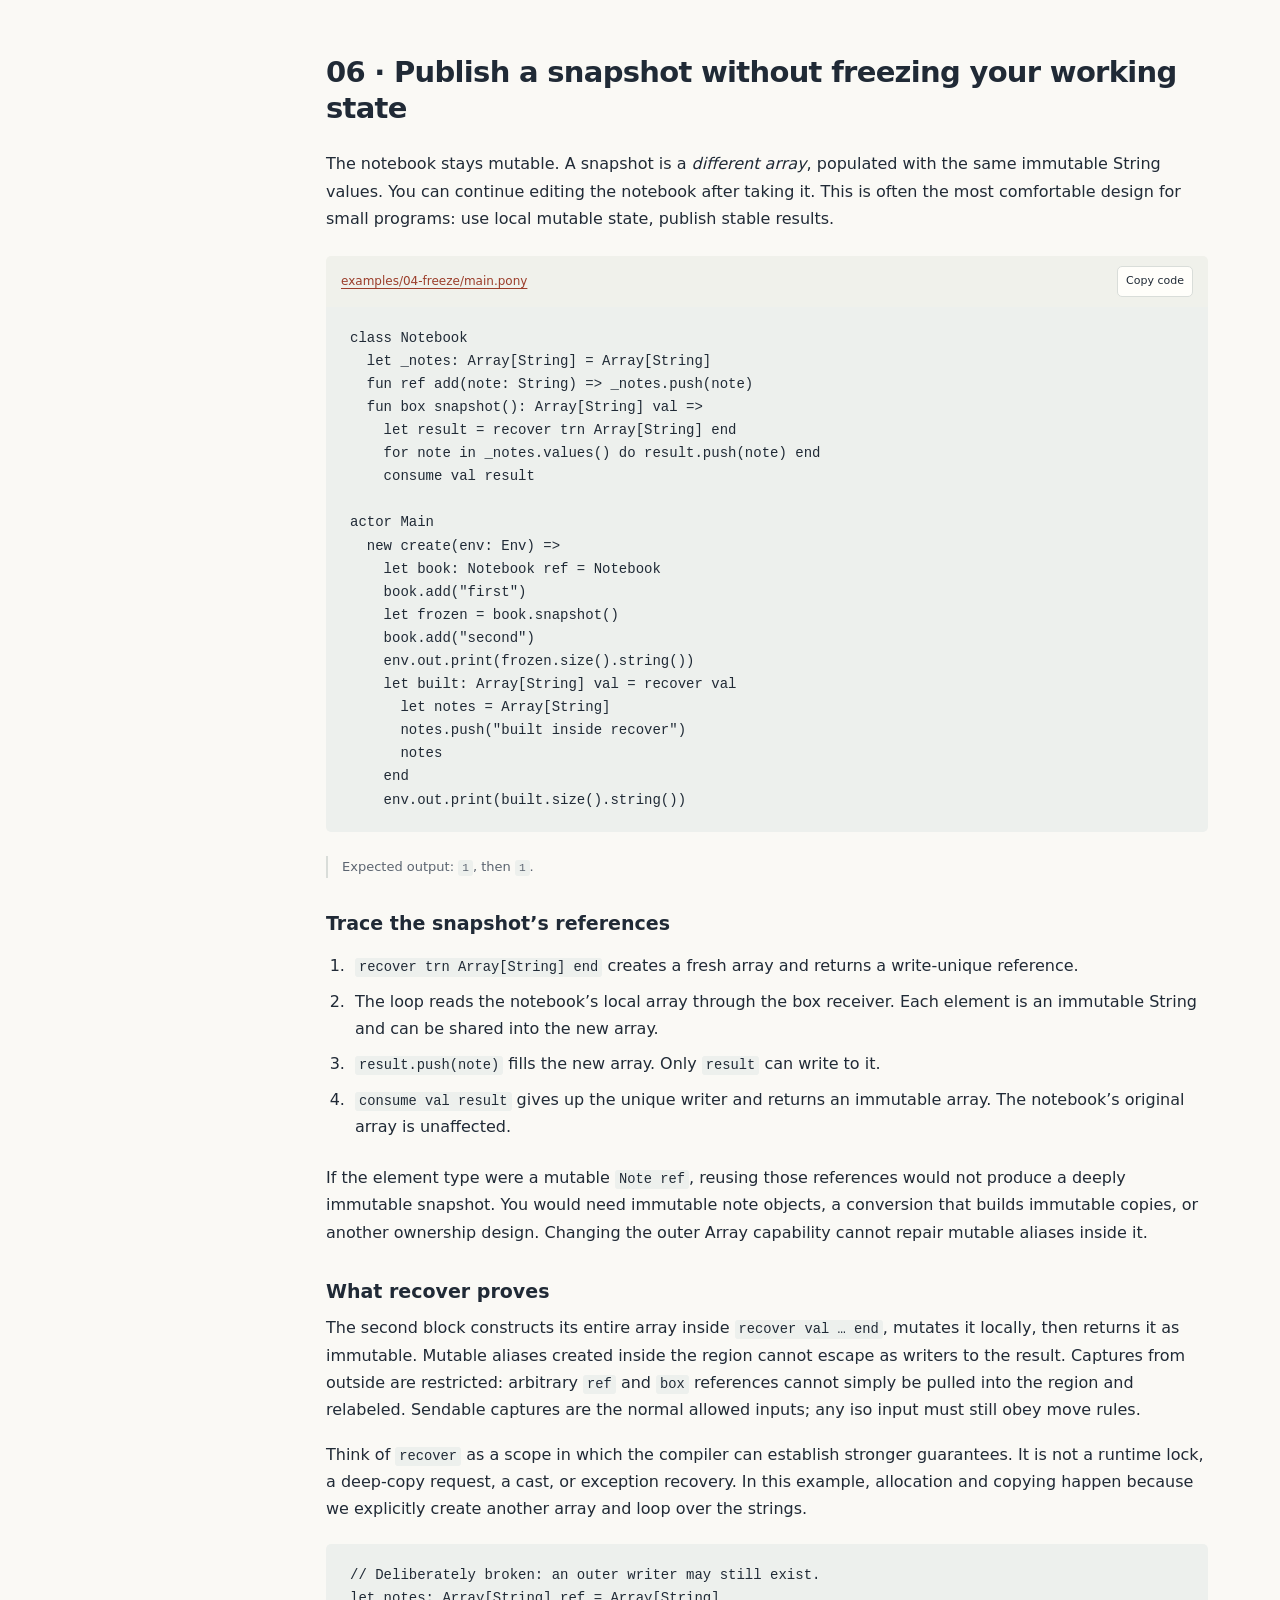
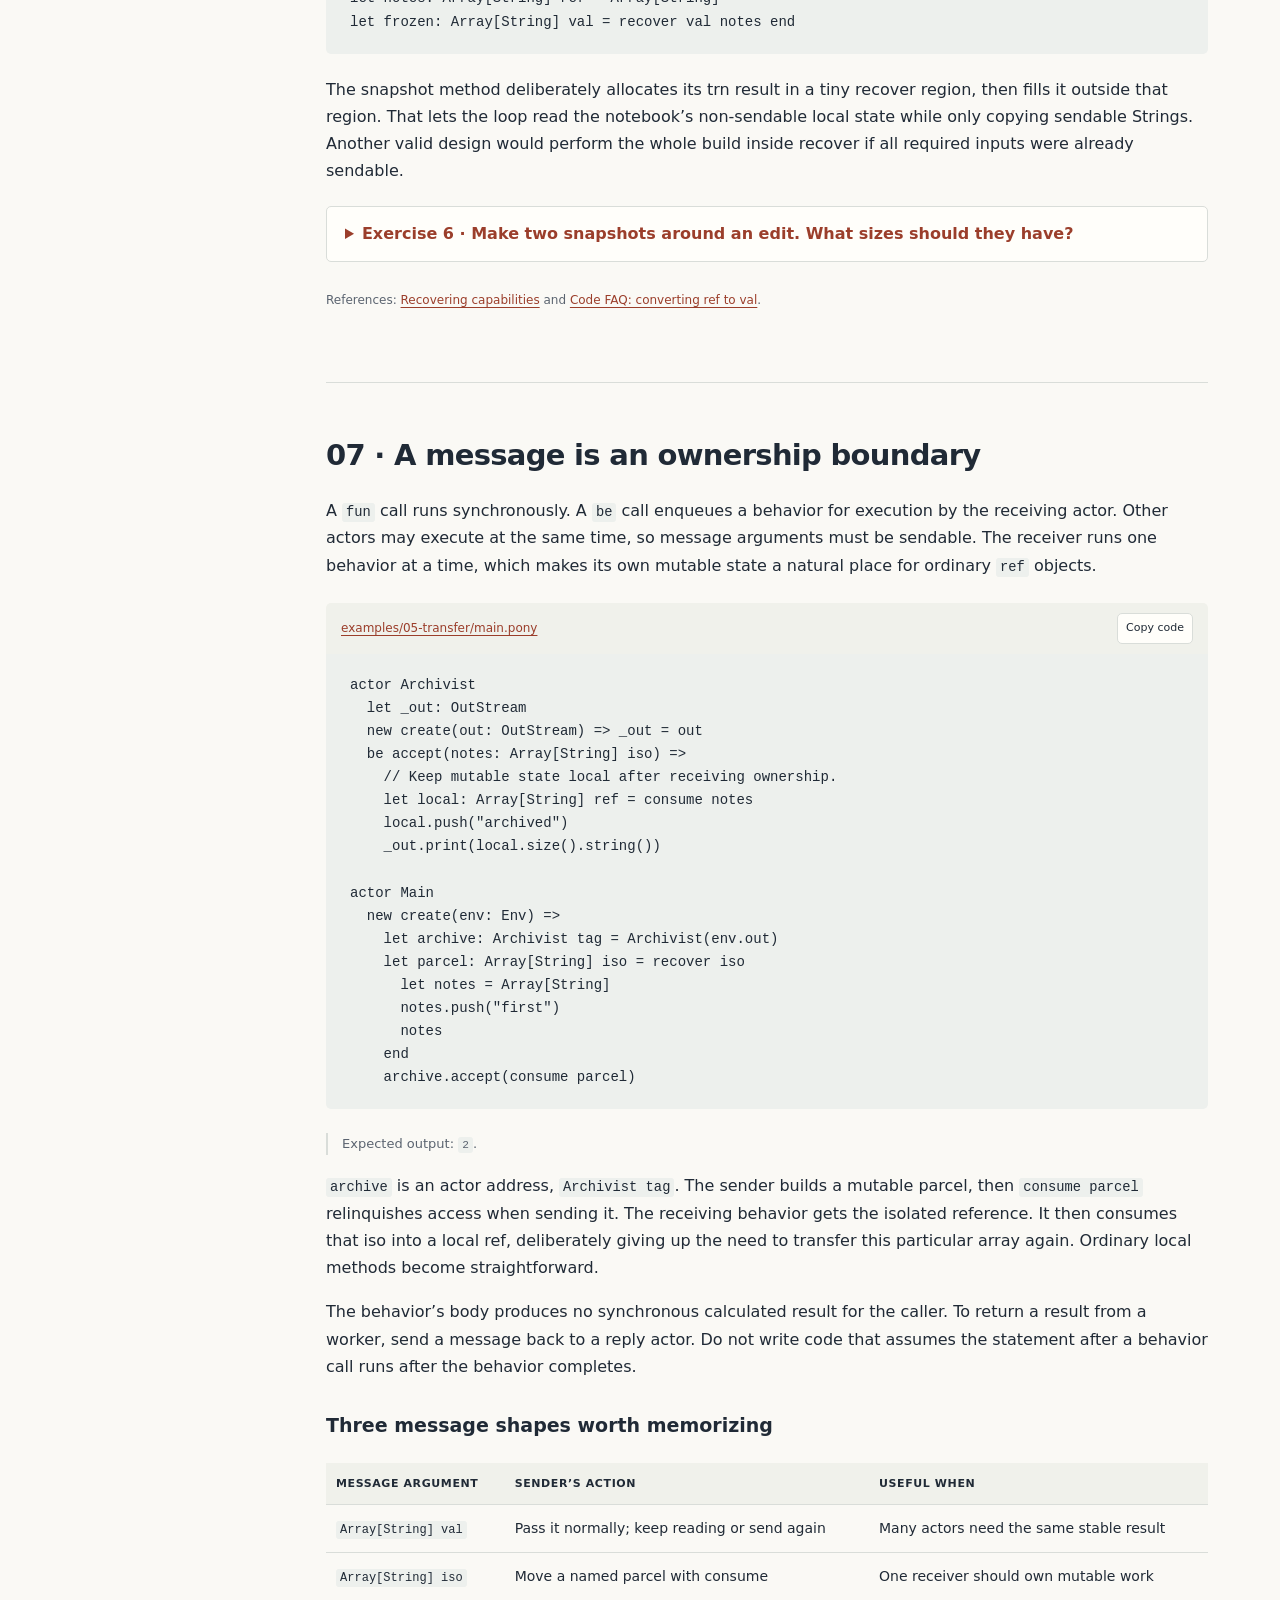
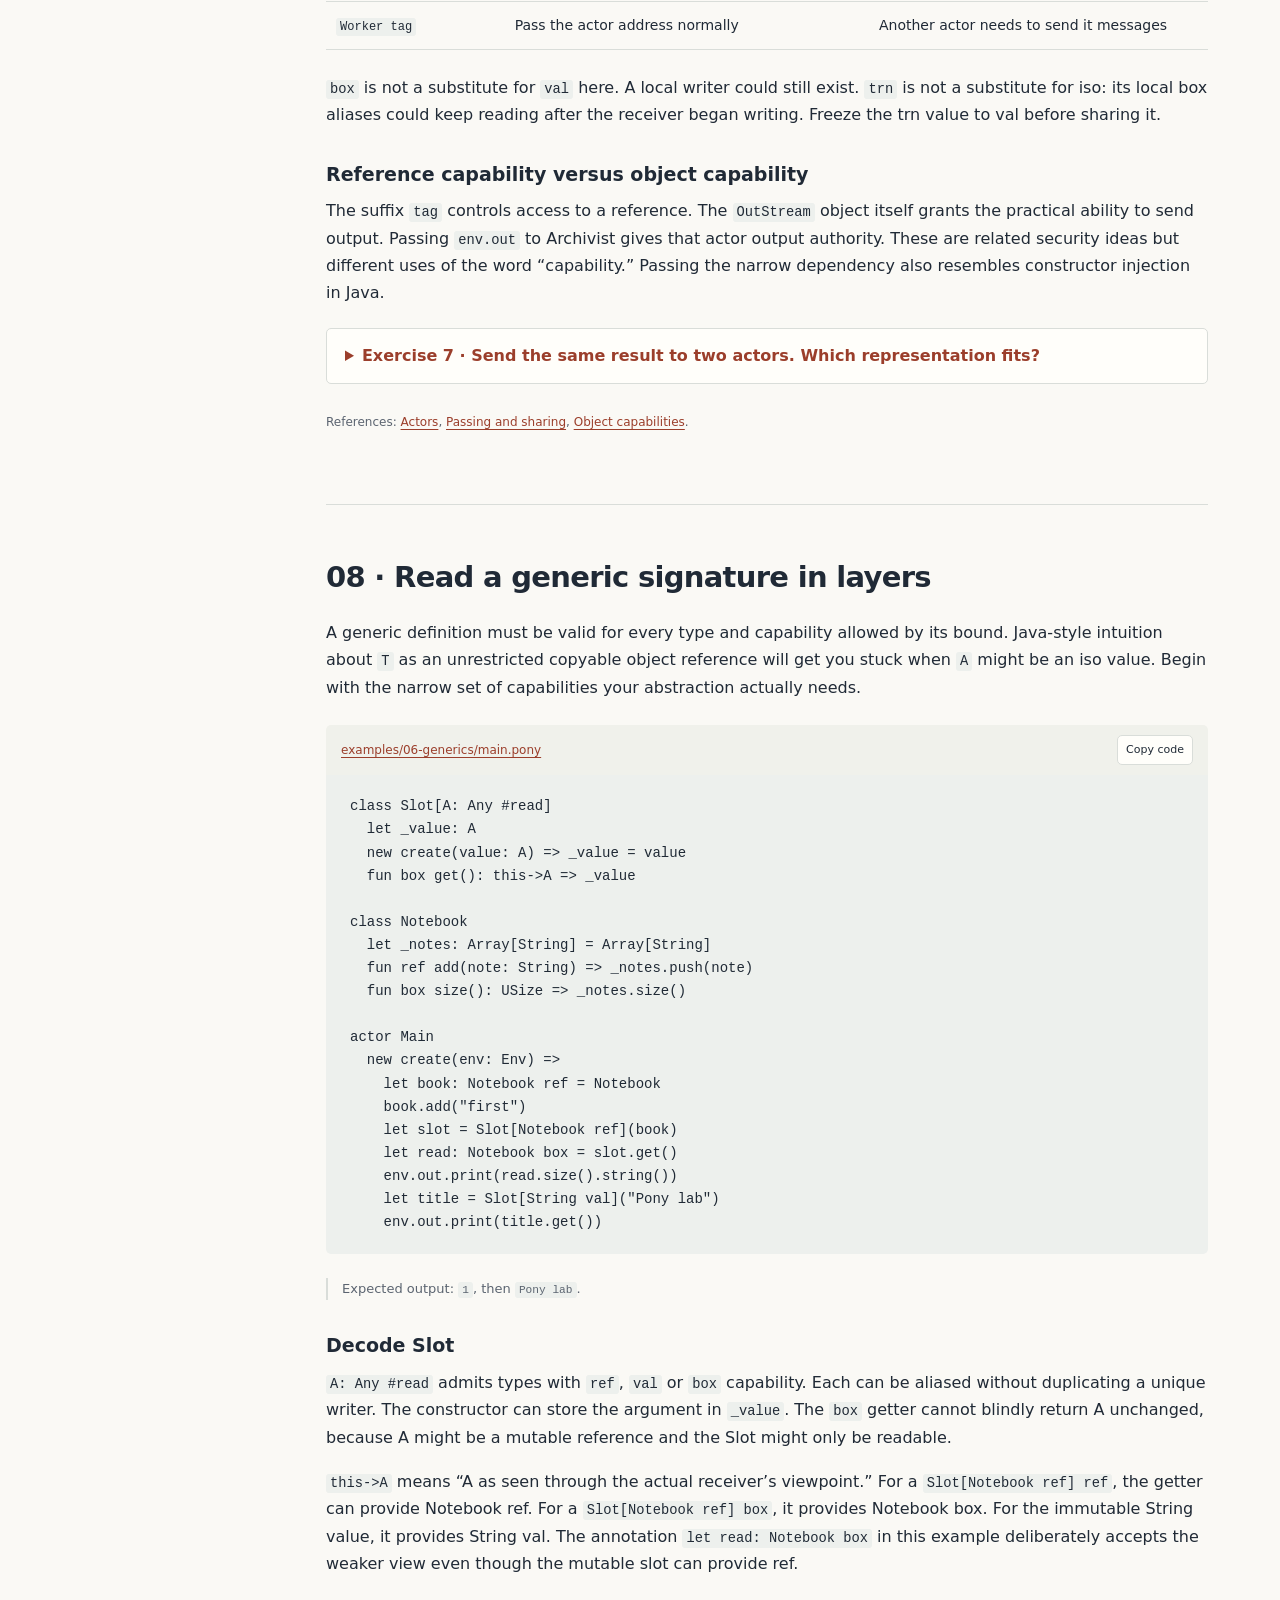
<file: handbook/index.html>
<!doctype html>
<html lang="en"><head><meta charset="utf-8"><meta name="viewport" content="width=device-width,initial-scale=1"><meta name="description" content="A connected Pony type system and reference capabilities handbook with compiled examples, exercises and real compiler diagnostics."><title>Pony · A practical handbook</title><style>:root {color-scheme:light dark;--bg:#faf9f5;--ink:#202a36;--muted:#5b6470;--paper:#fffefa;--line:#d9ddd9;--accent:#9b3e2b;--soft:#f1e9dc;--code:#edf0ed;--sidebar:#f0f1eb;--focus:#1b7194;font-family:system-ui,-apple-system,BlinkMacSystemFont,"Segoe UI",sans-serif;}
*{box-sizing:border-box}html{scroll-behavior:smooth;scroll-padding-top:30px}body{margin:0;background:var(--bg);color:var(--ink);font-size:16px;line-height:1.7}a{color:var(--accent);text-underline-offset:3px}a:hover{text-decoration-thickness:2px}button,select{font:inherit;color:var(--ink);background:var(--paper);border:1px solid var(--line);border-radius:5px;padding:8px 12px}button{cursor:pointer}button:hover{border-color:var(--accent)}:focus-visible{outline:3px solid var(--focus);outline-offset:3px}.skip{position:absolute;left:12px;top:-80px;background:var(--paper);padding:10px;z-index:3}.skip:focus{top:10px}aside{width:254px;position:fixed;inset:0 auto 0 0;padding:38px 22px;background:var(--sidebar);border-right:1px solid var(--line);overflow:auto}.brand{font-size:29px;letter-spacing:5px;font-weight:750;text-decoration:none;color:var(--ink);display:block;line-height:1.2}.brand span{display:block;letter-spacing:1.6px;font-size:10px;margin-top:9px;font-weight:600}nav{display:grid;gap:3px;margin-top:36px}nav a{font-size:13px;line-height:1.5;padding:7px 8px;text-decoration:none;color:var(--muted);border-radius:4px}nav a[aria-current]{background:var(--paper);color:var(--accent);font-weight:650}nav a:hover{background:var(--paper)}.side-note{font-size:12px;color:var(--muted);margin-top:28px}aside button{font-size:12px}main{margin-left:254px;max-width:1150px;padding:64px 72px 90px}header{padding-bottom:48px;border-bottom:1px solid var(--line)}.eyebrow{font-size:12px;letter-spacing:1.1px;text-transform:uppercase;color:var(--accent);font-weight:650}h1{font-size:clamp(32px,4vw,49px);letter-spacing:-1.8px;line-height:1.13;margin:19px 0 24px;font-weight:700}h2{font-size:29px;line-height:1.25;letter-spacing:-.7px;margin:0 0 24px}h3{font-size:19px;line-height:1.4;margin:32px 0 10px}p{margin:0 0 17px}.lede{font-size:20px;line-height:1.6;max-width:720px}.meta,.source{font-size:12px;color:var(--muted)}.source{margin-top:28px}.callout{background:var(--soft);border-left:3px solid var(--accent);padding:20px 24px;margin:27px 0}.callout p{margin:5px 0 0}section{padding:54px 0;border-bottom:1px solid var(--line);scroll-margin-top:20px}ul,ol{padding-left:24px;margin:16px 0 24px}li{padding-left:5px;margin:8px 0}code{font-family:ui-monospace,SFMono-Regular,Consolas,monospace;font-size:.86em;background:var(--code);padding:2px 4px;border-radius:3px;overflow-wrap:anywhere}pre{background:var(--code);padding:20px 24px;border-radius:5px;overflow:auto;font-size:14px;line-height:1.65;margin:22px 0}pre code{background:transparent;padding:0;font-size:inherit;white-space:pre;overflow-wrap:normal}table{border-collapse:collapse;width:100%;margin:24px 0;font-size:14px;line-height:1.6}th,td{text-align:left;vertical-align:top;border-bottom:1px solid var(--line);padding:12px 10px}th{font-size:11px;text-transform:uppercase;letter-spacing:.6px;background:var(--sidebar)}td:first-child{padding-left:10px}figure.program{margin:24px 0}figcaption{display:flex;align-items:center;justify-content:space-between;gap:12px;font-size:12px;padding:10px 15px;background:var(--sidebar);border-radius:5px 5px 0 0}figcaption a{overflow-wrap:anywhere}figure pre{margin:0;border-radius:0 0 5px 5px}.copy{font-size:11px;white-space:nowrap;padding:5px 8px}.output{font-size:13px;color:var(--muted);padding-left:14px;border-left:2px solid var(--line)}details{border:1px solid var(--line);border-radius:5px;padding:15px 18px;margin:22px 0;background:var(--paper)}summary{cursor:pointer;font-weight:600;line-height:1.5}details[open] summary{margin-bottom:15px}details p:last-child,details ol:last-child{margin-bottom:0}.exercise summary{color:var(--accent)}.failure{margin-bottom:12px}.failure summary{font-family:ui-monospace,SFMono-Regular,Consolas,monospace;font-size:14px}.failure pre{font-size:12px}.diagnostic-label{font-size:12px;font-weight:600}.lab{display:grid;gap:14px;background:var(--sidebar);padding:22px;border-radius:5px;margin:25px 0}.lab label{font-weight:600}.lab select{width:100%;max-width:100%}.lab p{margin:0}footer{font-size:12px;color:var(--muted);padding-top:30px}.closing{margin-top:32px;font-size:19px}#copy-status{position:fixed;bottom:18px;right:18px;background:var(--ink);color:var(--bg);border-radius:5px;padding:0}#copy-status:not(:empty){padding:8px 14px}
@media(prefers-color-scheme:dark){:root{--bg:#181d23;--ink:#e5e8e8;--muted:#b2bbc4;--paper:#20272e;--line:#414951;--accent:#f1b094;--soft:#302d28;--code:#242c33;--sidebar:#1d242a;--focus:#72c0de}}
@media(min-width:1600px){main{margin-left:max(254px,calc((100vw - 1340px)/2 + 254px))}aside{width:max(254px,calc((100vw - 1340px)/2 + 254px));padding-left:max(22px,calc((100vw - 1340px)/2 + 22px))}}
@media(max-width:1050px){main{padding:45px 36px 70px}aside{width:224px;padding:30px 16px}main{margin-left:224px}h1{font-size:37px}}
@media(max-width:760px){html{scroll-padding-top:16px}aside{position:static;width:auto;padding:24px;border-right:0;border-bottom:1px solid var(--line)}.brand{font-size:24px}.brand span{font-size:9px}nav{grid-template-columns:repeat(2,minmax(0,1fr));gap:2px;margin-top:20px}nav a{font-size:12px;padding:7px 3px}.side-note{display:none}aside button{margin-top:16px}main{margin:0;max-width:none;padding:35px 22px 60px}h1{font-size:34px;letter-spacing:-1px}h2{font-size:25px}.lede{font-size:18px}section{padding:38px 0}table{font-size:12px}th,td{padding:10px 6px}pre{padding:16px;font-size:12px}.callout{padding:17px}.meta{font-size:11px}body{font-size:15px}figcaption{align-items:flex-start}.lab{padding:16px}}
@media(prefers-reduced-motion:reduce){html{scroll-behavior:auto}}
@media print{:root{color-scheme:light;--bg:white;--ink:black;--muted:#333;--paper:white;--line:#aaa;--accent:#333;--soft:#eee;--code:#f1f1f1;--sidebar:#eee}aside,.copy,#print,#copy-status,.skip{display:none}main{margin:0;max-width:none;padding:0;font-size:10pt}h1{font-size:28pt}h2{font-size:20pt}section{padding:25px 0;break-before:page;border:0}h2,h3,summary,figcaption{break-after:avoid}pre{white-space:pre-wrap;overflow:visible;font-size:8pt}pre code{white-space:pre-wrap;overflow-wrap:anywhere}table{font-size:9pt}details{break-inside:avoid}a{color:inherit}header{border:0}.lab{display:none}}
</style></head>
<body><a class="skip" href="#main">Skip to handbook</a>
<aside><a class="brand" href="#start">PONY<span>THE PRACTICAL HANDBOOK</span></a><nav aria-label="Chapters"><a href="#route">00 · Your route</a><a href="#local">01 · A local program</a><a href="#types">02 · Read a complete type</a><a href="#caps">03 · The six capabilities</a><a href="#views">04 · Receivers and views</a><a href="#aliases">05 · Aliases, consume and ^</a><a href="#freeze">06 · Build and freeze</a><a href="#actors">07 · Actor boundaries</a><a href="#generics">08 · Generics and arrows</a><a href="#trn">09 · Builders and destructive read</a><a href="#capstone">10 · Finish a small program</a><a href="#errors">11 · A compiler-error clinic</a><a href="#desk">12 · Desk reference</a></nav><p class="side-note">One connected example.<br>Read · predict · run · explain.</p><button type="button" id="print">Print / save PDF</button></aside>
<main id="main"><header id="start">
<p class="eyebrow">A practical Pony handbook · Java / Kotlin edition</p>
<h1>Types you can reason about.<br>Programs you can finish.</h1>
<p class="lede">One notebook, eight runnable stages, and a way to explain every capability choice. Start with local objects; add concurrency only after the ownership story is clear.</p>
<p class="meta">Prepared 12 November 2026 · Updated and checked 19 November 2026 with Pony 0.78.2 · No third-party packages</p>
<div class="callout"><strong>The central question</strong><p>For each reference, ask: what may I do through it, and what other references are allowed to exist? Pony checks both. Most capability errors become understandable once you name the alias that a line would create.</p></div>
</header>
<section id="route" data-title="00 · Your route">
<h2>00 · How to use this handbook</h2>
<p>You already know how to program. The work here is replacing a few Java/Kotlin assumptions with Pony rules. Each runnable directory is a complete, independent snapshot of the same tiny application. Repeated definitions are intentional: compile one stage without importing unfinished lessons.</p>
<table><thead><tr><th>Pass</th><th>Read</th><th>What you should be able to do</th></tr></thead><tbody>
<tr><td>First working program</td><td><a href="#local">01</a>–<a href="#views">04</a></td><td>Write classes, unions and collections; choose <code>ref</code> and <code>box</code>.</td></tr>
<tr><td>Move and share</td><td><a href="#aliases">05</a>–<a href="#actors">07</a></td><td>Explain <code>consume</code>, build <code>val</code>, send <code>iso</code>.</td></tr>
<tr><td>Read library signatures</td><td><a href="#generics">08</a>–<a href="#trn">09</a></td><td>Read arrows, generic bounds and ephemeral results.</td></tr>
<tr><td>Put it together</td><td><a href="#capstone">10</a>, <a href="#errors">11</a>, <a href="#desk">12</a></td><td>Build a command-line tool and repair errors deliberately.</td></tr>
</tbody></table>
<p>Work in short sessions. Read a chapter, predict the example’s output, run it, then do its exercise before opening the answer. If an explanation feels abstract, follow its link back to the actual notebook code.</p>
<h3>Run the material</h3>
<pre><code>git clone https://github.com/littleli/pony-practical-handbook.git
cd pony-practical-handbook
mkdir -p .build
ponyc examples/01-local -o .build -b local
./.build/local

# Compile and run all eight working programs;
# confirm all eight broken programs fail for their intended reason.
python3 verify.py</code></pre>
<p><code>ponyc</code> compiles a directory (a Pony package), including the <code>.pony</code> files in it. Keep the failure cases in their own directories. The verifier writes binaries and diagnostic logs into <code>.build/</code>. It records a successful full run in <a href="../verification.json">verification.json</a>.</p>
<p><strong>Scope:</strong> ordinary safe Pony and small programs. FFI, networking, runtime tuning, advanced generic specialization and formal proofs can wait. Object capabilities are introduced only where passing <code>OutStream</code> makes them concrete.</p>
</section>
<section id="local" data-title="01 · A local program">
<h2>01 · Start with an ordinary mutable object</h2>
<p>The notebook has a title and a growing list of notes. <code>Main</code> is an actor because a Pony executable starts there; the notebook itself is an ordinary class. Using Pony does not require turning every object into an actor.</p>
<figure class="program"><figcaption><a href="../examples/01-local/main.pony">examples/01-local/main.pony</a><button class="copy" type="button">Copy code</button></figcaption><pre><code>class Notebook
  let title: String
  let _notes: Array[String] = Array[String]

  new create(title&#x27;: String) =&gt;
    title = title&#x27;

  fun ref add(note: String) =&gt;
    _notes.push(note)

  fun box size(): USize =&gt;
    _notes.size()

actor Main
  new create(env: Env) =&gt;
    let book: Notebook ref = Notebook(&quot;Pony lab&quot;)
    let same_book: Notebook ref = book
    same_book.add(&quot;Understand ref&quot;)
    env.out.print(book.title + &quot;: &quot; + book.size().string())
</code></pre></figure>
<p class="output">Expected output: <code>Pony lab: 1</code></p>
<h3>Read the unfamiliar syntax once</h3>
<ul>
<li><code>class Notebook</code>: a concrete object type. Pony has no class inheritance; reuse and abstraction use composition, traits and interfaces.</li>
<li><code>let title: String</code>: initialize the field once. The title’s type is immutable <code>String val</code>; the standard String type defaults to <code>val</code>.</li>
<li><code>let _notes: Array[String]</code>: a fixed field binding to a mutable array. The underscore makes the field private to this type. <code>let</code> does not freeze the array.</li>
<li><code>new create</code>: a named constructor. <code>title'</code> is just a legal parameter name, pronounced “title prime.” All fields must be initialized.</li>
<li><code>fun ref add</code>: a synchronous method that needs mutable access to its receiver, <code>this</code>.</li>
<li><code>fun box size(): USize</code>: a synchronous method that reads its receiver. The last expression supplies its return value. <code>USize</code> is an unsigned machine-sized integer.</li>
<li><code>env.out.print</code>: send an output message using the output stream supplied by the runtime.</li>
</ul>
<p><code>book</code> and <code>same_book</code> identify the same object. Calling <code>add</code> through either reference changes the array that <code>size</code> reads. This is aliasing, exactly as two Java variables can point to one object. The <code>ref</code> annotations make that intent explicit.</p>
<h3>Java / Kotlin bridge</h3>
<p>Pony <code>let</code> resembles Java <code>final</code> or Kotlin <code>val</code> <em>on a binding</em>. Pony <code>val</code>, the reference capability, is a different word in a different role: it promises immutable access with no writable aliases. Keep “can I reassign this variable?” separate from “can this object change?”</p>
<details class="exercise"><summary>Exercise 1 · Add a second note through book. What prints?</summary><p>Insert <code>book.add("Understand aliases")</code> before the print. The result is <code>Pony lab: 2</code>. Both references see the same notebook. Replacing <code>let book</code> with <code>var book</code> would permit rebinding the variable, but is unnecessary for mutating the object.</p></details>
<p class="source">Reference: <a href="https://tutorial.ponylang.io/types/classes.html">Classes</a> and <a href="https://tutorial.ponylang.io/expressions/variables">Variables</a>.</p>
</section>
<section id="types" data-title="02 · Read a complete type">
<h2>02 · Separate the object type from the reference type</h2>
<p>Read <code>Array[String val] ref</code> from the inside out: each element is a String usable as <code>val</code>; the outer object is an Array usable as <code>ref</code>. These are two independent capability positions. <code>Array[String] val</code> changes the array’s capability. <code>Array[String ref] ref</code> instead describes an array of mutable String references.</p>
<div class="callout"><strong>Two checks for every value</strong><p>Does the value provide the required type or methods? Does this reference provide the required access and alias guarantees? Having a method named <code>add</code> does not make it callable through <code>box</code>.</p></div>
<table><thead><tr><th>Notation</th><th>Read it as</th><th>Java / Kotlin comparison</th></tr></thead><tbody>
<tr><td><code>Notebook ref</code></td><td>A Notebook with local mutable access</td><td>An ordinary mutable object reference, with stronger actor restrictions</td></tr>
<tr><td><code>Notebook box</code></td><td>A readable view; somebody else may mutate it</td><td>Similar intent to a read-only API; enforced on this reference</td></tr>
<tr><td><code>(String | None)</code></td><td>One value: a String or the singleton None</td><td>Optional/nullable intent, but explicit alternatives</td></tr>
<tr><td><code>(String, USize)</code></td><td>Two values together in a tuple</td><td>A Pair or tiny record</td></tr>
<tr><td><code>(Named box &amp; Counted box)</code></td><td>One value satisfying both contracts</td><td>An intersection bound</td></tr>
<tr><td><code>type MaybeNote is (String | None)</code></td><td>A transparent alias for that type expression</td><td>A Kotlin typealias, not a new wrapper class</td></tr>
</tbody></table>
<h3>Nominal and structural contracts</h3>
<p>A Pony <code>trait</code> requires a declared relationship, such as <code>class Notebook is Named</code>. A Pony <code>interface</code> can be satisfied structurally: having compatible methods is enough. Unlike a Java interface, the caller can use a Pony interface that the implementer did not explicitly name. Traits and interfaces can also provide default methods; adopting defaults requires the declared relationship.</p>
<figure class="program"><figcaption><a href="../examples/02-types/main.pony">examples/02-types/main.pony</a><button class="copy" type="button">Copy code</button></figcaption><pre><code>interface box Counted
  fun box size(): USize

trait box Named
  fun box name(): String

class Notebook is Named
  let _notes: Array[String] = Array[String]
  fun ref add(note: String) =&gt; _notes.push(note)
  fun box size(): USize =&gt; _notes.size()
  fun box name(): String =&gt; &quot;Pony lab&quot;
  fun box first(): (String | None) =&gt;
    try _notes(0)? else None end

primitive Describe
  fun apply(value: (Named box &amp; Counted box)): String =&gt;
    value.name() + &quot;: &quot; + value.size().string()

actor Main
  new create(env: Env) =&gt;
    let book: Notebook ref = Notebook
    book.add(&quot;Understand unions&quot;)
    env.out.print(Describe(book))
    match book.first()
    | let note: String =&gt; env.out.print(note)
    | None =&gt; env.out.print(&quot;empty&quot;)
    end
    let pair: (String, USize) = (book.name(), book.size())
    env.out.print(pair._1 + &quot;: &quot; + pair._2.string())
</code></pre></figure>
<p class="output">Expected output:<br><code>Pony lab: 1<br>Understand unions<br>Pony lab: 1</code></p>
<p><code>Notebook</code> declares <code>Named</code>. It satisfies <code>Counted</code> because its <code>size</code> method has the right signature. <code>Describe</code> is a <code>primitive</code>: a fieldless singleton, useful for stateless utility methods or marker values. <code>Describe(book)</code> invokes its <code>apply</code> method. Tuple positions use <code>._1</code>, <code>._2</code>, and so on.</p>
<h3>Absence and partial operations are different</h3>
<p><code>first()</code> returns a union that explicitly represents absence. Array lookup <code>_notes(0)?</code> is a partial operation: it can raise Pony’s <code>error</code> when the index is invalid. The <code>try … else … end</code> converts that possibility into <code>None</code>. A <code>match</code> then handles the alternatives.</p>
<p>The <code>?</code> at a call site means “this operation may raise an error.” It is not Kotlin’s nullable-type suffix or safe-call operator. To propagate an error, mark the enclosing <code>fun</code> partial too, with <code>?</code> after its result type. Pony’s error carries no Java-style exception object; if callers need failure details, model a result union with data. A <code>try</code> without <code>else</code> handles an error by producing <code>None</code>.</p>
<details class="exercise"><summary>Exercise 2 · Remove book.add. Which lines change?</summary><p><code>Describe</code> reports <code>Pony lab: 0</code>, the match prints <code>empty</code>, and the tuple reports <code>Pony lab: 0</code>. No null dereference occurs: the absence is part of the result type.</p></details>
<p class="source">References: <a href="https://tutorial.ponylang.io/types/type-expressions">Type expressions</a>, <a href="https://tutorial.ponylang.io/types/traits-and-interfaces">Traits and interfaces</a>, <a href="https://tutorial.ponylang.io/expressions/errors">Errors</a>.</p>
</section>
<section id="caps" data-title="03 · The six capabilities">
<h2>03 · The six capabilities, as design choices</h2>
<p>A capability belongs to a <em>reference</em>. The same object can be reached through different compatible reference capabilities. “This object is box” is usually less precise than “this reference is box.” The stronger promise of <code>val</code> comes from what it guarantees about <em>all</em> writable aliases.</p>
<p>Why control aliases at all? Suppose one actor mutates an array while another reads its elements. Giving only the second actor a read-only interface does not stop the first actor changing the array concurrently. Pony must control what other actors can access, not just what the current reference can call.</p>
<table><thead><tr><th>Capability</th><th>Through this reference</th><th>Other access that can coexist</th><th>Typical choice</th></tr></thead><tbody>
<tr><td><code>ref</code></td><td>Read and write</td><td>Local readers and writers; no other actor can read/write this mutable state</td><td>Your actor’s ordinary working objects</td></tr>
<tr><td><code>box</code></td><td>Read</td><td>May coexist with a local writer; may instead view immutable data</td><td>A synchronous reader method or parameter</td></tr>
<tr><td><code>val</code></td><td>Read</td><td>Other readers, including other actors; no writable alias</td><td>Configuration, published results, immutable messages</td></tr>
<tr><td><code>iso</code></td><td>Read and write under isolation rules</td><td>Identity-only aliases; no other readable/writable alias to the isolated object</td><td>A mutable parcel whose ownership moves</td></tr>
<tr><td><code>trn</code></td><td>Read and write as the unique writer</td><td>Local read-only aliases; no other writer and no reader in another actor</td><td>A builder that will become immutable</td></tr>
<tr><td><code>tag</code></td><td>Identity; tag methods; actor message sends</td><td>Makes no read/write guarantee about other references</td><td>An actor address or opaque identity</td></tr>
</tbody></table>
<p><strong>Sendable capabilities:</strong> <code>iso</code>, <code>val</code>, <code>tag</code>. A named <code>iso</code> must be moved when sending it. <code>trn</code>, <code>ref</code> and <code>box</code> cannot be behavior parameter capabilities. This is why “but my function only reads it” is insufficient at an actor boundary.</p>
<p><code>tag</code> does not mean “useless object.” You can send a behavior message to an actor through <code>tag</code>. You can also call a <code>fun tag</code> method, whose implementation cannot inspect receiver fields. You cannot call an ordinary field-reading <code>fun box</code> method through it.</p>
<p><code>val</code> protects the readable object graph, not just the outer binding. Opaque <code>tag</code> references inside an immutable object can still identify mutable actors; sending those actors messages does not turn the immutable object’s own state mutable.</p>
<h3>Choose from the job, not from the error message</h3>
<div class="lab"><label for="cap-job">What does this value need to do?</label><select id="cap-job"><option value="ref">Stay local and change</option><option value="box">Be inspected synchronously</option><option value="val">Be shared as a stable result</option><option value="iso">Move as mutable state to another actor</option><option value="trn">Have one writer now, become immutable later</option><option value="tag">Identify or message an actor</option></select><p id="cap-answer" aria-live="polite"></p></div>
<details class="exercise"><summary>Exercise 3 · Pick types for a worker address, a local scratch list, and a shared report.</summary><p><code>Worker tag</code>, <code>Array[String] ref</code>, and <code>Array[String] val</code>. The report can be sent repeatedly. The scratch list belongs to the current actor. The worker is contacted with a behavior, rather than by reading its fields.</p></details>
<p class="source">References: <a href="https://tutorial.ponylang.io/reference-capabilities/guarantees.html">Capability guarantees</a> and <a href="https://tutorial.ponylang.io/reference-capabilities/passing-and-sharing">Passing and sharing</a>.</p>
</section>
<section id="views" data-title="04 · Receivers and views">
<h2>04 · A read-only view is not a frozen object</h2>
<p>There are three capability positions in <code>fun box notes(): Array[String] box</code>. The first <code>box</code> is the capability required for <code>this</code>. The final <code>box</code> describes the returned array reference. Each <code>String</code> element defaults to <code>val</code>. Read each position separately.</p>
<figure class="program"><figcaption><a href="../examples/03-views/main.pony">examples/03-views/main.pony</a><button class="copy" type="button">Copy code</button></figcaption><pre><code>class Notebook
  let _notes: Array[String] = Array[String]
  fun ref add(note: String) =&gt; _notes.push(note)
  fun box size(): USize =&gt; _notes.size()
  fun box notes(): Array[String] box =&gt; _notes
  fun ref editable_notes(): Array[String] ref =&gt; _notes
  fun box first(): (String | None) =&gt;
    try _notes(0)? else None end

actor Main
  new create(env: Env) =&gt;
    let book: Notebook ref = Notebook
    let view: Notebook box = book
    book.add(&quot;box is a view&quot;)
    env.out.print(view.size().string())
    let edit = book.editable_notes()
    edit.push(&quot;let is not deep immutability&quot;)
    env.out.print(view.notes().size().string())
</code></pre></figure>
<p class="output">Expected output: <code>1</code>, then <code>2</code>.</p>
<p><code>view</code> cannot call <code>add</code>, but it observes changes made through <code>book</code>. <code>editable_notes()</code> explicitly exposes a mutable alias; this is legal locally, though a real API might keep mutation behind <code>add</code> to protect its invariants. This method is here to make the distinction visible.</p>
<h3>Why the getter cannot return ref from a box receiver</h3>
<p>Inside <code>fun box notes</code>, <code>this</code> is only readable. Although the field is declared <code>Array[String] ref</code>, reading it through that receiver gives a <code>box</code> view. Otherwise a caller could obtain mutable access through a read-only notebook. This combination of receiver capability and field capability is <strong>viewpoint adaptation</strong>.</p>
<table><thead><tr><th>Origin reference</th><th>A declared ref field is seen as</th><th>Reason</th></tr></thead><tbody>
<tr><td><code>ref</code></td><td><code>ref</code></td><td>Local mutable access is available.</td></tr>
<tr><td><code>box</code></td><td><code>box</code></td><td>A readable origin must not expose a writer.</td></tr>
<tr><td><code>val</code></td><td><code>val</code></td><td>The readable state is immutable.</td></tr>
<tr><td><code>trn</code></td><td><code>box</code></td><td>Do not leak a second writer.</td></tr>
<tr><td><code>iso</code></td><td><code>tag</code></td><td>Do not leak a reader or writer from the isolated graph.</td></tr>
<tr><td><code>tag</code></td><td>No field access</td><td>Only identity access is available.</td></tr>
</tbody></table>
<p>This table is specifically about a <code>ref</code> field. A <code>val</code> field stays readable as <code>val</code> from readable origins, including <code>iso</code>. Also distinguish adapting a field access from storing a new alias to an <code>iso</code> field: storage must preserve alias guarantees too.</p>
<h3>Useful defaults, and a reason to annotate</h3>
<p>A plain <code>fun</code> defaults to a <code>box</code> receiver; an omitted result type defaults to <code>None</code>. An ordinary class type defaults to <code>ref</code>, unless the declaration gives a different default. Actors default to <code>tag</code>, primitives to <code>val</code>, and String declares a <code>val</code> default. Constructor expressions can also benefit from recovery: an inferred local initialized with a constructor is not guaranteed to be <code>ref</code>. In this compiler, several unannotated Notebook locals inferred as <code>iso</code>. Writing <code>let book: Notebook ref = Notebook</code> makes the intended local-aliasing design explicit.</p>
<details class="exercise"><summary>Exercise 4 · Can view.add work? Could notes() return Array[String] val?</summary><p><code>view.add</code> cannot work because <code>box</code> does not supply the mutable receiver that <code>fun ref</code> requires. Returning <code>val</code> is also invalid for the existing array: <code>book</code> retains a writer. Return a <code>box</code> view, or create a separate immutable snapshot as in chapter 06.</p></details>
<p class="source">References: <a href="https://tutorial.ponylang.io/reference-capabilities/combining-capabilities.html">Combining capabilities</a>, <a href="https://tutorial.ponylang.io/reference-capabilities/recovering-capabilities.html">Receiver recovery</a>.</p>
</section>
<section id="aliases" data-title="05 · Aliases, consume and ^">
<h2>05 · Copying a reference and moving a reference</h2>
<p>When a named value is assigned, passed as an argument, or used as a method receiver, ask what reference the new name would hold. Ordinary <code>ref</code>, <code>val</code>, <code>box</code> and <code>tag</code> references can produce aliases with their own capability. Unique references require more care.</p>
<pre><code>// Deliberately broken: two isolated owners would exist.
let parcel: Array[String] iso = recover iso Array[String] end
let second: Array[String] iso = parcel

</code></pre>
<p>Corrected version, starting from the same fresh parcel:</p>
<pre><code>let parcel: Array[String] iso = recover iso Array[String] end
let second: Array[String] iso = consume parcel
// parcel cannot be read now. second owns the isolated reference.</code></pre>
<p><code>consume</code> invalidates the old local or parameter binding and yields its value. It neither copies the array nor destroys it. A consumed <code>var</code> can be assigned a new value before reuse; an existing alias is not erased by consuming a different variable.</p>
<table><thead><tr><th>Named reference</th><th>Safe ordinary alias capability</th><th>What moving changes</th></tr></thead><tbody>
<tr><td><code>iso</code></td><td><code>tag</code></td><td>Moving can preserve iso or give up uniqueness to choose another capability.</td></tr>
<tr><td><code>trn</code></td><td><code>box</code></td><td>Moving the unique writer can freeze to val, or become ordinary ref.</td></tr>
<tr><td><code>ref / val / box / tag</code></td><td>The same capability</td><td>Consuming one name does not prove other aliases absent.</td></tr>
</tbody></table>
<h3>Read ^ and ! without mysticism</h3>
<p><code>Array[String] iso^</code> is an <em>ephemeral expression type</em>: the isolated value is being handed over, rather than accessed through a retained name. <code>consume parcel</code> produces that kind of value. Storing it in <code>let second: Array[String] iso</code> gives it a new owner; <code>second</code> is now a named iso again. The caret is not a seventh capability and not an allocation operation.</p>
<p><code>A!</code> means the safe alias type of generic type <code>A</code>. If A is iso, its alias capability is tag; if A is trn, box. This appears in generic collection signatures, because reading an element must not duplicate a unique owner.</p>
<h3>A small, useful subtyping picture</h3>
<pre><code>ref ──→ box ──→ tag
val ──→ box ──→ tag

Moving iso^ can supply any of the six capabilities.
Moving trn^ can become val or ref (and their weaker views).</code></pre>
<p>The arrows mean “can satisfy a requirement for,” not “automatically mutate the variable’s declared type.” Do not add an arrow from <code>ref</code> to <code>val</code>: having a writer tells the compiler nothing about other writers. <code>consume ref_variable</code> still cannot freeze an arbitrarily aliased object.</p>
<p>There is a further distinction between <em>creating a lasting alias</em> and <em>temporary receiver access</em>. Some calls such as <code>parcel.push("note")</code> are legal through iso because the compiler can recover the receiver after the call. Sendable arguments and a safe or unused result matter. If a call fails, inspect the full signature; do not conclude that iso objects cannot be mutated.</p>
<details class="exercise"><summary>Exercise 5 · Why does consuming a ref not make it immutable?</summary><p>Another variable may still hold a mutable reference. Consuming one name does not invalidate that other name. Starting with iso or trn supplies the missing uniqueness guarantee; creating a fresh graph inside recover is the other common route.</p></details>
<p class="source">References: <a href="https://tutorial.ponylang.io/reference-capabilities/aliasing.html">Aliasing</a>, <a href="https://tutorial.ponylang.io/reference-capabilities/consume-and-destructive-read">Consume</a>, <a href="https://tutorial.ponylang.io/reference-capabilities/capability-subtyping">Capability subtyping</a>.</p>
</section>
<section id="freeze" data-title="06 · Build and freeze">
<h2>06 · Publish a snapshot without freezing your working state</h2>
<p>The notebook stays mutable. A snapshot is a <em>different array</em>, populated with the same immutable String values. You can continue editing the notebook after taking it. This is often the most comfortable design for small programs: use local mutable state, publish stable results.</p>
<figure class="program"><figcaption><a href="../examples/04-freeze/main.pony">examples/04-freeze/main.pony</a><button class="copy" type="button">Copy code</button></figcaption><pre><code>class Notebook
  let _notes: Array[String] = Array[String]
  fun ref add(note: String) =&gt; _notes.push(note)
  fun box snapshot(): Array[String] val =&gt;
    let result = recover trn Array[String] end
    for note in _notes.values() do result.push(note) end
    consume val result

actor Main
  new create(env: Env) =&gt;
    let book: Notebook ref = Notebook
    book.add(&quot;first&quot;)
    let frozen = book.snapshot()
    book.add(&quot;second&quot;)
    env.out.print(frozen.size().string())
    let built: Array[String] val = recover val
      let notes = Array[String]
      notes.push(&quot;built inside recover&quot;)
      notes
    end
    env.out.print(built.size().string())
</code></pre></figure>
<p class="output">Expected output: <code>1</code>, then <code>1</code>.</p>
<h3>Trace the snapshot’s references</h3>
<ol>
<li><code>recover trn Array[String] end</code> creates a fresh array and returns a write-unique reference.</li>
<li>The loop reads the notebook’s local array through the box receiver. Each element is an immutable String and can be shared into the new array.</li>
<li><code>result.push(note)</code> fills the new array. Only <code>result</code> can write to it.</li>
<li><code>consume val result</code> gives up the unique writer and returns an immutable array. The notebook’s original array is unaffected.</li>
</ol>
<p>If the element type were a mutable <code>Note ref</code>, reusing those references would not produce a deeply immutable snapshot. You would need immutable note objects, a conversion that builds immutable copies, or another ownership design. Changing the outer Array capability cannot repair mutable aliases inside it.</p>
<h3>What recover proves</h3>
<p>The second block constructs its entire array inside <code>recover val … end</code>, mutates it locally, then returns it as immutable. Mutable aliases created inside the region cannot escape as writers to the result. Captures from outside are restricted: arbitrary <code>ref</code> and <code>box</code> references cannot simply be pulled into the region and relabeled. Sendable captures are the normal allowed inputs; any iso input must still obey move rules.</p>
<p>Think of <code>recover</code> as a scope in which the compiler can establish stronger guarantees. It is not a runtime lock, a deep-copy request, a cast, or exception recovery. In this example, allocation and copying happen because we explicitly create another array and loop over the strings.</p>
<pre><code>// Deliberately broken: an outer writer may still exist.
let notes: Array[String] ref = Array[String]
let frozen: Array[String] val = recover val notes end</code></pre>
<p>The snapshot method deliberately allocates its trn result in a tiny recover region, then fills it outside that region. That lets the loop read the notebook’s non-sendable local state while only copying sendable Strings. Another valid design would perform the whole build inside recover if all required inputs were already sendable.</p>
<details class="exercise"><summary>Exercise 6 · Make two snapshots around an edit. What sizes should they have?</summary><p>Take the first snapshot after adding one note, add another note, then take a second snapshot. Their sizes are 1 and 2. Keeping both is safe; neither snapshot changes when the notebook is edited again.</p></details>
<p class="source">References: <a href="https://tutorial.ponylang.io/reference-capabilities/recovering-capabilities.html">Recovering capabilities</a> and <a href="https://www.ponylang.io/faq/code/">Code FAQ: converting ref to val</a>.</p>
</section>
<section id="actors" data-title="07 · Actor boundaries">
<h2>07 · A message is an ownership boundary</h2>
<p>A <code>fun</code> call runs synchronously. A <code>be</code> call enqueues a behavior for execution by the receiving actor. Other actors may execute at the same time, so message arguments must be sendable. The receiver runs one behavior at a time, which makes its own mutable state a natural place for ordinary <code>ref</code> objects.</p>
<figure class="program"><figcaption><a href="../examples/05-transfer/main.pony">examples/05-transfer/main.pony</a><button class="copy" type="button">Copy code</button></figcaption><pre><code>actor Archivist
  let _out: OutStream
  new create(out: OutStream) =&gt; _out = out
  be accept(notes: Array[String] iso) =&gt;
    // Keep mutable state local after receiving ownership.
    let local: Array[String] ref = consume notes
    local.push(&quot;archived&quot;)
    _out.print(local.size().string())

actor Main
  new create(env: Env) =&gt;
    let archive: Archivist tag = Archivist(env.out)
    let parcel: Array[String] iso = recover iso
      let notes = Array[String]
      notes.push(&quot;first&quot;)
      notes
    end
    archive.accept(consume parcel)
</code></pre></figure>
<p class="output">Expected output: <code>2</code>.</p>
<p><code>archive</code> is an actor address, <code>Archivist tag</code>. The sender builds a mutable parcel, then <code>consume parcel</code> relinquishes access when sending it. The receiving behavior gets the isolated reference. It then consumes that iso into a local ref, deliberately giving up the need to transfer this particular array again. Ordinary local methods become straightforward.</p>
<p>The behavior’s body produces no synchronous calculated result for the caller. To return a result from a worker, send a message back to a reply actor. Do not write code that assumes the statement after a behavior call runs after the behavior completes.</p>
<h3>Three message shapes worth memorizing</h3>
<table><thead><tr><th>Message argument</th><th>Sender’s action</th><th>Useful when</th></tr></thead><tbody>
<tr><td><code>Array[String] val</code></td><td>Pass it normally; keep reading or send again</td><td>Many actors need the same stable result</td></tr>
<tr><td><code>Array[String] iso</code></td><td>Move a named parcel with consume</td><td>One receiver should own mutable work</td></tr>
<tr><td><code>Worker tag</code></td><td>Pass the actor address normally</td><td>Another actor needs to send it messages</td></tr>
</tbody></table>
<p><code>box</code> is not a substitute for <code>val</code> here. A local writer could still exist. <code>trn</code> is not a substitute for iso: its local box aliases could keep reading after the receiver began writing. Freeze the trn value to val before sharing it.</p>
<h3>Reference capability versus object capability</h3>
<p>The suffix <code>tag</code> controls access to a reference. The <code>OutStream</code> object itself grants the practical ability to send output. Passing <code>env.out</code> to Archivist gives that actor output authority. These are related security ideas but different uses of the word “capability.” Passing the narrow dependency also resembles constructor injection in Java.</p>
<details class="exercise"><summary>Exercise 7 · Send the same result to two actors. Which representation fits?</summary><p>Use <code>Array[String] val</code> and change the receiving behavior to take val. Both calls can use the same variable. Sending an iso twice would require creating two independent parcels or receiving the first one back before transferring it again.</p></details>
<p class="source">References: <a href="https://tutorial.ponylang.io/types/actors">Actors</a>, <a href="https://tutorial.ponylang.io/reference-capabilities/passing-and-sharing">Passing and sharing</a>, <a href="https://tutorial.ponylang.io/object-capabilities/object-capabilities">Object capabilities</a>.</p>
</section>
<section id="generics" data-title="08 · Generics and arrows">
<h2>08 · Read a generic signature in layers</h2>
<p>A generic definition must be valid for every type and capability allowed by its bound. Java-style intuition about <code>T</code> as an unrestricted copyable object reference will get you stuck when <code>A</code> might be an iso value. Begin with the narrow set of capabilities your abstraction actually needs.</p>
<figure class="program"><figcaption><a href="../examples/06-generics/main.pony">examples/06-generics/main.pony</a><button class="copy" type="button">Copy code</button></figcaption><pre><code>class Slot[A: Any #read]
  let _value: A
  new create(value: A) =&gt; _value = value
  fun box get(): this-&gt;A =&gt; _value

class Notebook
  let _notes: Array[String] = Array[String]
  fun ref add(note: String) =&gt; _notes.push(note)
  fun box size(): USize =&gt; _notes.size()

actor Main
  new create(env: Env) =&gt;
    let book: Notebook ref = Notebook
    book.add(&quot;first&quot;)
    let slot = Slot[Notebook ref](book)
    let read: Notebook box = slot.get()
    env.out.print(read.size().string())
    let title = Slot[String val](&quot;Pony lab&quot;)
    env.out.print(title.get())
</code></pre></figure>
<p class="output">Expected output: <code>1</code>, then <code>Pony lab</code>.</p>
<h3>Decode Slot</h3>
<p><code>A: Any #read</code> admits types with <code>ref</code>, <code>val</code> or <code>box</code> capability. Each can be aliased without duplicating a unique writer. The constructor can store the argument in <code>_value</code>. The <code>box</code> getter cannot blindly return A unchanged, because A might be a mutable reference and the Slot might only be readable.</p>
<p><code>this-&gt;A</code> means “A as seen through the actual receiver’s viewpoint.” For a <code>Slot[Notebook ref] ref</code>, the getter can provide Notebook ref. For a <code>Slot[Notebook ref] box</code>, it provides Notebook box. For the immutable String value, it provides String val. The annotation <code>let read: Notebook box</code> in this example deliberately accepts the weaker view even though the mutable slot can provide ref.</p>
<p>An arrow is a type-level viewpoint operation, not a pointer dereference or a function-return arrow. In a generic container it keeps the result tied to the access the caller actually has. If an API should <em>always</em> hide mutation, use an explicitly box result for that concrete API, as <code>Notebook.notes()</code> does; a viewpoint-dependent result may intentionally expose ref to a ref caller.</p>
<table><thead><tr><th>Constraint</th><th>Accepted capability set</th><th>Design intent</th></tr></thead><tbody>
<tr><td><code>A: Any val</code></td><td>val</td><td>Immutable values only</td></tr>
<tr><td><code>A: Any #read</code></td><td>ref, val, box</td><td>Values usable through ordinary readable views</td></tr>
<tr><td><code>A: Any #send</code></td><td>iso, val, tag</td><td>Message-safe values; iso still needs moves</td></tr>
<tr><td><code>A: Any #share</code></td><td>val, tag</td><td>Values that can be shared repeatedly</td></tr>
<tr><td><code>A: Any #any</code> or unconstrained A</td><td>All six</td><td>Must handle uniqueness and opacity too</td></tr>
</tbody></table>
<p><code>#read</code> is the name of a capability set, not a promise that every other capability is unreadable. Iso and trn support reads under their uniqueness rules, but they are deliberately outside this set. The qualifiers are compile-time bounds, not seventh or eighth reference capabilities.</p>
<h3>Why a completely generic getter gets harder</h3>
<pre><code>// Deliberately broken when A is unrestricted.
class Slot[A]
  let _value: A
  new create(value: A) => _value = consume value
  fun box get(): A => _value</code></pre>
<p>If A could be iso, returning it as another iso would duplicate the owner. Adding <code>this-&gt;</code> addresses viewpoints, but you must also account for aliasing of unique values. Signatures such as <code>this-&gt;A!</code> express an adapted safe alias, rather than promising to hand back another owner. Supporting an iso container may require a take/remove operation using destructive read rather than a conventional getter.</p>
<p>When reading standard-library methods, identify the receiver first, then the element type, then any <code>-&gt;</code>, <code>!</code> or <code>^</code>, then <code>?</code>. Many daunting signatures are just those four rules layered together. Avoid writing a maximally generic abstraction until you have two concrete uses that require it.</p>
<details class="exercise"><summary>Exercise 8 · What changes if Slot.get is called through a box slot?</summary><p>Add <code>let slot_view: Slot[Notebook ref] box = slot</code>, then <code>let read_view: Notebook box = slot_view.get()</code>. Reading size works. Calling <code>read_view.add</code> does not: the box origin cannot expose a mutable ref. This is the same field rule from chapter 04, preserved by the arrow type.</p></details>
<p class="source">References: <a href="https://tutorial.ponylang.io/reference-capabilities/arrow-types">Arrow types</a>, <a href="https://tutorial.ponylang.io/generics/generic-constraints.html">Constraints</a>, <a href="https://tutorial.ponylang.io/generics/generics-and-reference-capabilities">Generics and capabilities</a>.</p>
</section>
<section id="trn" data-title="09 · Builders and destructive read">
<h2>09 · Two patterns for the remaining sharp edges</h2>
<p>Return to this chapter when the earlier stages feel comfortable. These patterns explain why <code>trn</code> exists and how to hand out a unique value stored in a field.</p>
<figure class="program"><figcaption><a href="../examples/07-trn-and-drain/main.pony">examples/07-trn-and-drain/main.pony</a><button class="copy" type="button">Copy code</button></figcaption><pre><code>class Outbox
  var _pending: Array[String] iso = recover iso Array[String] end
  fun ref enqueue(note: String) =&gt; _pending.push(note)
  fun ref drain(): Array[String] iso^ =&gt;
    _pending = recover iso Array[String] end

actor Main
  new create(env: Env) =&gt;
    let draft: Array[String] trn = recover trn Array[String] end
    draft.push(&quot;first&quot;)
    let view: Array[String] box = draft
    env.out.print(view.size().string())
    let frozen: Array[String] val = consume val draft
    env.out.print(frozen.size().string())
    let outbox: Outbox ref = Outbox
    outbox.enqueue(&quot;queued&quot;)
    let parcel: Array[String] iso = outbox.drain()
    env.out.print(parcel.size().string())
    let empty: Array[String] iso = outbox.drain()
    env.out.print(empty.size().string())
</code></pre></figure>
<p class="output">Expected output: <code>1</code>, <code>1</code>, <code>1</code>, <code>0</code>.</p>
<h3>One writer, then no writers</h3>
<p><code>draft</code> is trn: it is the only writer. <code>view</code> is a legal local box alias. <code>consume val draft</code> relinquishes the writer and creates an immutable reference. The existing box view remains safe: it never promised the object would remain mutable. It can still read the now-frozen state.</p>
<p>This explains a practical difference from iso. If <code>draft</code> were iso, retaining a readable <code>view</code> would break isolation. Trn is useful when local readers should coexist with construction, while preserving a future freeze operation. Most small programs can introduce trn only at that point.</p>
<h3>Move a field by replacing it</h3>
<p><code>consume</code> works on locals and parameters, not on fields: leaving a field empty would be unsafe if the containing object were accessed through another alias. Pony assignment instead evaluates to the <em>previous value</em> of its left side. In <code>drain</code>, the field receives a fresh empty iso array, and the old iso array is returned as an ephemeral result.</p>
<pre><code>fun ref drain(): Array[String] iso^ =>
  _pending = recover iso Array[String] end</code></pre>
<p>The field always has a value. The first drain returns the queued note. The second returns an empty array. Returning <code>_pending</code> without replacing it would try to create a second isolated owner. This pattern is called <strong>destructive read</strong>; it transfers the old reference without destroying the array.</p>
<p>The assignment rule also matters in mundane setters. If a method explicitly returns a value and its last expression is <code>field = new_value</code>, it returns the old value. Write an explicit final expression when you intend another result.</p>
<details class="exercise"><summary>Exercise 9 · Why does drain require a ref receiver?</summary><p>It replaces <code>_pending</code>, so it must mutate the Outbox. A box receiver cannot do that. A method that merely reports the count could use box, subject to the field’s viewpoint and access rules.</p></details>
<p class="source">References: <a href="https://tutorial.ponylang.io/reference-capabilities/consume-and-destructive-read">Destructive read</a>, <a href="https://tutorial.ponylang.io/reference-capabilities/guarantees.html">Trn guarantees</a>.</p>
</section>
<section id="capstone" data-title="10 · Finish a small program">
<h2>10 · A complete command-line notes program</h2>
<p>This stage takes command-line arguments as notes, builds mutable state locally, freezes a snapshot, and sends it to a Printer actor. The extra actor exists to exercise the message boundary; a production tool this small could print directly from Main.</p>
<figure class="program"><figcaption><a href="../examples/08-notes-cli/main.pony">examples/08-notes-cli/main.pony</a><button class="copy" type="button">Copy code</button></figcaption><pre><code>use &quot;collections&quot;

class Notebook
  let _notes: Array[String] = Array[String]
  fun ref add(note: String) =&gt; _notes.push(note)
  fun box snapshot(): Array[String] val =&gt;
    let result = recover trn Array[String] end
    for note in _notes.values() do result.push(note) end
    consume val result

actor Printer
  let _out: OutStream
  new create(out: OutStream) =&gt; _out = out
  be show(notes: Array[String] val) =&gt;
    for note in notes.values() do _out.print(note) end
    _out.print(&quot;Total: &quot; + notes.size().string())

actor Main
  new create(env: Env) =&gt;
    if env.args.size() == 1 then
      env.out.print(&quot;Usage: notes &lt;note&gt; [&lt;note&gt; ...]&quot;)
      return
    end
    let book: Notebook ref = Notebook
    for i in Range[USize].till(1, env.args.size()) do
      try book.add(env.args(i)?) end
    end
    let frozen: Array[String] val = book.snapshot()
    Printer(env.out).show(frozen)
</code></pre></figure>
<pre><code>ponyc examples/08-notes-cli -o .build -b notes
./.build/notes "learn views" "move a parcel"
# learn views
# move a parcel
# Total: 2</code></pre>
<p><code>use "collections"</code> brings in <code>Range</code>. The first command-line argument is the executable name, so <code>Range[USize].till(1, env.args.size())</code> starts at 1 and excludes <code>env.args.size()</code>. Pony 0.78 uses the named constructor <code>till</code> for an exclusive far bound. Array lookup remains partial even though the loop bounds are sensible: the compiler does not prove that arbitrary index arithmetic is in bounds. Here, the empty <code>try</code> handler skips an unexpected lookup failure; for user input parsing, report invalid data explicitly instead of silently dropping it.</p>
<h3>The ownership review you should be able to give</h3>
<ol>
<li><code>book: Notebook ref</code> is local working state. It needs mutation and ordinary local aliases.</li>
<li><code>_notes: Array[String] ref</code> is private mutable storage. Its immutable String elements can be reused in snapshots.</li>
<li><code>snapshot()</code> has a box receiver because reading the notebook is enough. It allocates a separate array.</li>
<li><code>result</code> is trn while built, then consumed into val. No writer to the result survives.</li>
<li><code>Printer</code> receives <code>Array[String] val</code>. Main may keep that snapshot because it cannot race a writer.</li>
<li><code>_out: OutStream</code> is an actor reference. Printer sends output messages through it.</li>
</ol>
<h3>Three small extensions</h3>
<details class="exercise"><summary>A · Print numbered notes</summary><p>Inside <code>Printer.show</code>, start a <code>var index: USize = 1</code>, print <code>index.string() + ". " + note</code>, then increment it. The counter is local mutable state. The notes stay val.</p></details>
<details class="exercise"><summary>B · Add a title without changing the ownership design</summary><p>Add <code>let title: String</code> and a constructor parameter to Notebook. Pass title as a separate immutable String argument to <code>Printer.show</code>. No additional capability machinery is needed. This is a useful test of whether you can change functionality without randomly changing ownership.</p></details>
<details class="exercise"><summary>C · Give the printer mutable ownership instead</summary><p>Change the message parameter to <code>Array[String] iso</code>. Build an iso parcel separately, move it with <code>consume</code>, and consume it into a local ref in Printer as in stage 05. The sender must stop using that parcel. Keeping the original mutable notebook is fine if the parcel contains a separate copied array of immutable Strings.</p></details>
<p>You are ready to build small programs when you can recreate this structure from an empty directory and explain the six ownership decisions above. Memorizing the full capability matrix is a less useful milestone.</p>
</section>
<section id="errors" data-title="11 · A compiler-error clinic">
<h2>11 · Repair the violated guarantee</h2>
<p>Read a capability diagnostic from the immediate mismatch outward. Write down the actual expression type, the required type, and whether this line stores an alias, moves a value, calls a method, accesses a field, or crosses an actor boundary. Then choose a repair that preserves the program’s intent.</p>
<div class="callout"><strong>A repair order that saves time</strong><p>Check the concrete type and numeric type first. Then check the receiver capability. Then check viewpoint adaptation and aliasing. Only then decide whether the design needs a move, a snapshot, or another ownership boundary.</p></div>
<p>Each case below is a separate deliberately broken package in <code>failures/</code>. The diagnostics are captured from the installed compiler. The verifier checks the intended reason as well as the nonzero exit code. Fix cases in a copy so that the original rejection checks remain reproducible.</p>
<details class="failure"><summary>01-box-write</summary><p><a href="../failures/01-box-write/main.pony">Open broken source</a></p><pre><code>class Notebook
  var count: USize = 0
  fun ref add() =&gt; count = count + 1
actor Main
  new create(env: Env) =&gt;
    let book: Notebook ref = Notebook
    let view: Notebook box = book
    view.add()
</code></pre><p class="diagnostic-label">Actual compiler diagnostic</p><pre class="diagnostic"><code>Error:
failures/01-box-write/main.pony:8:13: receiver type is not a subtype of target type
    view.add()
            ^
    Info:
    failures/01-box-write/main.pony:8:5: receiver type: Notebook box
        view.add()
        ^
    failures/01-box-write/main.pony:3:3: target type: Notebook ref^
      fun ref add() =&gt; count = count + 1
      ^
    failures/01-box-write/main.pony:7:15: Notebook box is not a subtype of Notebook ref^: box is not a subcap of ref^
        let view: Notebook box = book
                  ^
</code></pre></details>
<p><strong>Reason:</strong> the call requires a mutable receiver but <code>view</code> supplies box. <strong>Repair:</strong> call through the existing <code>book</code> ref. If this API should permit mutation, give its caller a ref deliberately. Adding consume to a box reference cannot manufacture write access.</p>
<details class="failure"><summary>02-iso-alias</summary><p><a href="../failures/02-iso-alias/main.pony">Open broken source</a></p><pre><code>actor Main
  new create(env: Env) =&gt;
    let parcel: Array[String] iso = recover iso Array[String] end
    let second: Array[String] iso = parcel
</code></pre><p class="diagnostic-label">Actual compiler diagnostic</p><pre class="diagnostic"><code>Error:
failures/02-iso-alias/main.pony:4:35: right side must be a subtype of left side
    let second: Array[String] iso = parcel
                                  ^
    Info:
    failures/02-iso-alias/main.pony:3:17: Array[String val] iso is not a subtype of Array[String val] iso^: iso is not a subcap of iso^
        let parcel: Array[String] iso = recover iso Array[String] end
                    ^
    failures/02-iso-alias/main.pony:3:31: this would be possible if the subcap were more ephemeral. Perhaps you meant to consume this variable
        let parcel: Array[String] iso = recover iso Array[String] end
                                  ^
</code></pre></details>
<p><strong>Reason:</strong> ordinary assignment would retain the original isolated owner and introduce another. <strong>Repair:</strong> initialize second with <code>consume parcel</code>. If only identity is needed, use a tag alias. If both names must read the content, publish val instead.</p>
<details class="failure"><summary>03-send-ref</summary><p><a href="../failures/03-send-ref/main.pony">Open broken source</a></p><pre><code>actor Printer
  be show(notes: Array[String] ref) =&gt; None
actor Main
  new create(env: Env) =&gt; None
</code></pre><p class="diagnostic-label">Actual compiler diagnostic</p><pre class="diagnostic"><code>Error:
failures/03-send-ref/main.pony:2:11: this parameter must be sendable (iso, val or tag)
  be show(notes: Array[String] ref) =&gt; None
          ^
</code></pre></details>
<p><strong>Reason:</strong> a behavior parameter must cross an actor boundary safely. Ref permits local writers and readers. <strong>Repair:</strong> choose a val snapshot or an iso ownership transfer, then update the sender to construct that representation. Changing only the declaration to box still fails.</p>
<details class="failure"><summary>04-freeze-ref</summary><p><a href="../failures/04-freeze-ref/main.pony">Open broken source</a></p><pre><code>actor Main
  new create(env: Env) =&gt;
    let notes: Array[String] ref = Array[String]
    let frozen: Array[String] val = consume notes
</code></pre><p class="diagnostic-label">Actual compiler diagnostic</p><pre class="diagnostic"><code>Error:
failures/04-freeze-ref/main.pony:4:35: right side must be a subtype of left side
    let frozen: Array[String] val = consume notes
                                  ^
    Info:
    failures/04-freeze-ref/main.pony:3:16: Array[String val] ref^ is not a subtype of Array[String val] val^: ref^ is not a subcap of val^
        let notes: Array[String] ref = Array[String]
                   ^
</code></pre></details>
<p><strong>Reason:</strong> consume removes one binding, not other potential writers. <strong>Repair:</strong> build immutable data in recover, copy into a snapshot, or start with iso/trn when uniqueness is part of the intended lifecycle. Do not treat a capability annotation as a cast.</p>
<details class="failure"><summary>05-use-after-consume</summary><p><a href="../failures/05-use-after-consume/main.pony">Open broken source</a></p><pre><code>actor Main
  new create(env: Env) =&gt;
    let parcel: Array[String] iso = recover iso Array[String] end
    let moved: Array[String] iso = consume parcel
    env.out.print(parcel.size().string())
</code></pre><p class="diagnostic-label">Actual compiler diagnostic</p><pre class="diagnostic"><code>Error:
failures/05-use-after-consume/main.pony:5:19: can&#x27;t use a consumed local or field in an expression
    env.out.print(parcel.size().string())
                  ^
</code></pre></details>
<p><strong>Reason:</strong> the old binding has been invalidated. <strong>Repair:</strong> use the new owner, compute the required summary before moving, or redesign around immutable shared data. The old object still exists; the old name cannot access it.</p>
<details class="failure"><summary>06-leaking-getter</summary><p><a href="../failures/06-leaking-getter/main.pony">Open broken source</a></p><pre><code>class Notebook
  let _notes: Array[String] = Array[String]
  fun box notes(): Array[String] ref =&gt; _notes
actor Main
  new create(env: Env) =&gt; None
</code></pre><p class="diagnostic-label">Actual compiler diagnostic</p><pre class="diagnostic"><code>Error:
failures/06-leaking-getter/main.pony:3:41: function body isn&#x27;t the result type
  fun box notes(): Array[String] ref =&gt; _notes
                                        ^
    Info:
    failures/06-leaking-getter/main.pony:3:20: function return type: Array[String val] ref
      fun box notes(): Array[String] ref =&gt; _notes
                       ^
    failures/06-leaking-getter/main.pony:3:41: function body type: this-&gt;Array[String val] ref
      fun box notes(): Array[String] ref =&gt; _notes
                                            ^
    failures/06-leaking-getter/main.pony:2:15: Array[String val] box is not a subtype of Array[String val] ref: box is not a subcap of ref
      let _notes: Array[String] = Array[String]
                  ^
</code></pre></details>
<p><strong>Reason:</strong> a ref field seen through a box receiver is box. <strong>Repair:</strong> return <code>Array[String] box</code> for a read-only API. Use a ref receiver for an intentionally mutable accessor, or return an independent val snapshot.</p>
<details class="failure"><summary>07-generic-getter</summary><p><a href="../failures/07-generic-getter/main.pony">Open broken source</a></p><pre><code>class Slot[A]
  let _value: A
  new create(value: A) =&gt; _value = consume value
  fun box get(): A =&gt; _value
actor Main
  new create(env: Env) =&gt; None
</code></pre><p class="diagnostic-label">Actual compiler diagnostic</p><pre class="diagnostic"><code>Error:
failures/07-generic-getter/main.pony:4:23: function body isn&#x27;t the result type
  fun box get(): A =&gt; _value
                      ^
    Info:
    failures/07-generic-getter/main.pony:4:18: function return type: A #any
      fun box get(): A =&gt; _value
                     ^
    failures/07-generic-getter/main.pony:4:23: function body type: this-&gt;A #any
      fun box get(): A =&gt; _value
                          ^
    failures/07-generic-getter/main.pony:4:23: A tag is not a subtype of A iso: the subtype has no constraint
      fun box get(): A =&gt; _value
                          ^
    failures/07-generic-getter/main.pony:4:23: A box is not a subtype of A trn: the subtype has no constraint
      fun box get(): A =&gt; _value
                          ^
    failures/07-generic-getter/main.pony:4:23: A box is not a subtype of A ref: the subtype has no constraint
      fun box get(): A =&gt; _value
                          ^
    failures/07-generic-getter/main.pony:4:23: (this-&gt;A iso, this-&gt;A trn, this-&gt;A ref, this-&gt;A val, this-&gt;A box, this-&gt;A tag) is not a pairwise subtype of (A iso, A trn, A ref, A val, A box, A tag)
      fun box get(): A =&gt; _value
                          ^
</code></pre></details>
<p><strong>Reason:</strong> unrestricted A can include unique capabilities, and a box receiver also affects the field’s viewpoint. <strong>Repair:</strong> use the chapter 08 <code>#read</code> bound plus <code>this-&gt;A</code> if those are the intended inputs. A genuinely unrestricted container needs explicit alias/move handling.</p>
<details class="failure"><summary>08-recover-capture</summary><p><a href="../failures/08-recover-capture/main.pony">Open broken source</a></p><pre><code>actor Main
  new create(env: Env) =&gt;
    let notes: Array[String] ref = Array[String]
    let frozen: Array[String] val = recover val notes end
</code></pre><p class="diagnostic-label">Actual compiler diagnostic</p><pre class="diagnostic"><code>Error:
failures/08-recover-capture/main.pony:4:37: can&#x27;t recover to this capability
    let frozen: Array[String] val = recover val notes end
                                    ^
    Info:
    failures/08-recover-capture/main.pony:4:49: expression type is Array[String val] tag
        let frozen: Array[String] val = recover val notes end
                                                    ^
</code></pre></details>
<p><strong>Reason:</strong> the region tries to turn an external mutable reference into val. The diagnostic shows that the captured value is only available here as tag, which cannot be recovered into a readable immutable reference. <strong>Repair:</strong> allocate the graph inside recover, or copy sendable values into a new iso/trn builder as the snapshot method does. Wrapping the existing writer in recover does not establish isolation.</p>
<h3>Other recurring messages</h3>
<table><thead><tr><th>Symptom</th><th>Check</th></tr></thead><tbody>
<tr><td>A surprising iso where you expected ref</td><td>Annotate the local as ref when local sharing is intended. Constructor recovery and inference can preserve stronger capabilities.</td></tr>
<tr><td>A type ending in ^</td><td>Is the expression ephemeral? Does the destination require a move rather than another named reference?</td></tr>
<tr><td>Two numeric types do not match</td><td>Pony does not generally perform Java-style numeric widening. Match the API’s type, such as USize, or convert explicitly with methods such as <code>.usize()</code>.</td></tr>
<tr><td>A partial call is rejected</td><td>Supply the call-site <code>?</code>, then handle it with try or propagate it from a partial function.</td></tr>
</tbody></table>
</section>
<section id="desk" data-title="12 · Desk reference">
<h2>12 · Keep this beside your editor</h2>
<h3>Start with these defaults in your own designs</h3>
<ul>
<li>Local working object: <code>T ref</code>.</li>
<li>Synchronous method that only reads its receiver: <code>fun box</code>.</li>
<li>Method that mutates its receiver: <code>fun ref</code>.</li>
<li>Read-only local input: <code>T box</code>; it need not be permanently frozen.</li>
<li>Stable data that must be sent or retained by several actors: <code>T val</code>.</li>
<li>Mutable data whose ownership must move: <code>T iso</code>, then consume a named owner at transfer.</li>
<li>A single writer whose result will be frozen: <code>T trn</code>, then <code>consume val</code>.</li>
<li>Actor address: <code>Worker tag</code>.</li>
</ul>
<h3>Symbol lookup</h3>
<table><thead><tr><th>Symbol</th><th>Meaning</th></tr></thead><tbody>
<tr><td><code>let / var</code></td><td>Binding reassignment rule; independent of object mutability.</td></tr>
<tr><td><code>ref / box / val / iso / trn / tag</code></td><td>Reference access and alias guarantees.</td></tr>
<tr><td><code>^</code></td><td>Ephemeral expression type, typically from moving a value.</td></tr>
<tr><td><code>!</code> in a type</td><td>Safe alias type; especially relevant for generic values.</td></tr>
<tr><td><code>this-&gt;A</code></td><td>A viewed through the receiver capability.</td></tr>
<tr><td><code>#read / #send / #share / #any</code></td><td>Sets of allowed capabilities in a generic bound.</td></tr>
<tr><td><code>?</code> after a call</td><td>A partial operation; handle or propagate its error.</td></tr>
<tr><td><code>| / &amp; / ,</code> in type expressions</td><td>Alternative / simultaneous contracts / tuple components.</td></tr>
<tr><td><code>consume x</code></td><td>Move from a local or parameter, invalidating that binding.</td></tr>
<tr><td><code>recover val … end</code></td><td>Establish a region whose result can be immutable.</td></tr>
<tr><td><code>field = replacement</code></td><td>Assign replacement, evaluate to the old field value.</td></tr>
</tbody></table>
<h3>Design before annotation</h3>
<p>Draw one box for each actor. Put mutable working objects inside their owning actor. For every arrow between actors, decide whether it carries shared immutable data, a moved mutable parcel, or an actor address. Only then write the capability suffixes. If a single value needs contradictory properties, split working state from published results.</p>
<h3>When you need an official reference</h3>
<p>The chapter links are the targeted reading path. The <a href="https://tutorial.ponylang.io/">official tutorial</a> is the language narrative; the <a href="https://stdlib.ponylang.io/">standard-library documentation</a> answers exact API questions; the <a href="https://patterns.ponylang.io/">Pony Patterns book</a> helps when you need a larger design. Check API signatures against your installed compiler’s library version if the online docs have moved ahead.</p>
<h3>Explain these without looking back</h3>
<ol>
<li>Why can a let binding still name a mutable array?</li>
<li>Why can ref satisfy box, but box cannot satisfy val?</li>
<li>Which alias would <code>let other: T iso = owner</code> create?</li>
<li>What does consume invalidate, and what does it leave alive?</li>
<li>Why does a box getter see a ref field as box?</li>
<li>Why does an actor accept val or iso, but not box?</li>
<li>What does <code>this-&gt;A</code> preserve for a caller?</li>
<li>Why must moving a field also replace its value?</li>
</ol>
<details><summary>Answers in eight sentences</summary><ol><li>Let fixes the binding; the reference capability controls object access.</li><li>Ref supplies read access; box supplies no proof that writers are absent.</li><li>It attempts a second isolated readable/writable owner while retaining the first.</li><li>It invalidates that local or parameter binding; the object and any permitted other aliases survive.</li><li>A read-only origin cannot grant mutable access through its fields.</li><li>Val forbids writers and iso transfers the owner; box can coexist with a local writer.</li><li>It adapts the returned type to the actual receiver’s viewpoint.</li><li>Another alias might access the containing object, so the field must never be empty.</li></ol></details>
<p class="closing">The useful habit is to tell a short ownership story for your program. The compiler then checks that your code keeps the promises in that story.</p>
</section>
<footer>Built from local source files. Working examples and intentional failures checked by <a href="../verify.py">verify.py</a>. Use your browser’s Find command to search the full handbook.</footer></main>
<div id="copy-status" role="status" aria-live="polite"></div><script>'use strict';
const jobs = {
  ref: ['ref', 'Keep the mutable notebook inside its actor. Local aliases may read and write it. See stage 01.'],
  box: ['box', 'Accept a readable view. A local writer may still change the object. Do not send this view to another actor. See stage 03.'],
  val: ['val', 'Publish an immutable result. Retain it and send it repeatedly. Build a snapshot or give up a unique writer. See stage 04.'],
  iso: ['iso', 'Transfer mutable ownership. Move a named parcel with consume; the sender loses access through that binding. See stage 05.'],
  trn: ['trn', 'Keep one writer and allow local box readers, then consume val to freeze. See stage 07.'],
  tag: ['tag', 'Keep an actor address and send behaviors. This reference does not allow reading the actor’s fields. See stage 05.']
};
const selector = document.getElementById('cap-job');
const answer = document.getElementById('cap-answer');
function explainJob() {
  const [cap, explanation] = jobs[selector.value];
  answer.replaceChildren();
  const code = document.createElement('code'); code.textContent = cap;
  answer.append(code, document.createTextNode(' — ' + explanation));
}
selector.addEventListener('change', explainJob); explainJob();
const links = [...document.querySelectorAll('nav a')];
function markCurrent(id) {
  links.forEach(link => {
    if (link.hash === '#' + id) link.setAttribute('aria-current', 'location');
    else link.removeAttribute('aria-current');
  });
}
const observer = new IntersectionObserver(entries => {
  for (const entry of entries) if (entry.isIntersecting) markCurrent(entry.target.id);
}, {rootMargin: '-5% 0px -80% 0px', threshold: 0});
document.querySelectorAll('section').forEach(section => observer.observe(section));
links.forEach(link => link.addEventListener('click', () => markCurrent(link.hash.slice(1))));
let statusTimer;
document.querySelectorAll('.copy').forEach(button => {
  button.addEventListener('click', async () => {
    const code = button.closest('figure').querySelector('pre code').textContent;
    const status = document.getElementById('copy-status');
    try {await navigator.clipboard.writeText(code); status.textContent = 'Code copied';}
    catch {status.textContent = 'Select the code and copy with your keyboard.';}
    clearTimeout(statusTimer);statusTimer = setTimeout(() => {status.textContent = '';}, 3000);
  });
});
document.getElementById('print').addEventListener('click', () => window.print());
let previouslyClosed = [];
window.addEventListener('beforeprint', () => {
  previouslyClosed = [...document.querySelectorAll('details:not([open])')];
  previouslyClosed.forEach(detail => {detail.open = true;});
});
window.addEventListener('afterprint', () => {
  previouslyClosed.forEach(detail => {detail.open = false;});
});
</script></body></html>
</file>
